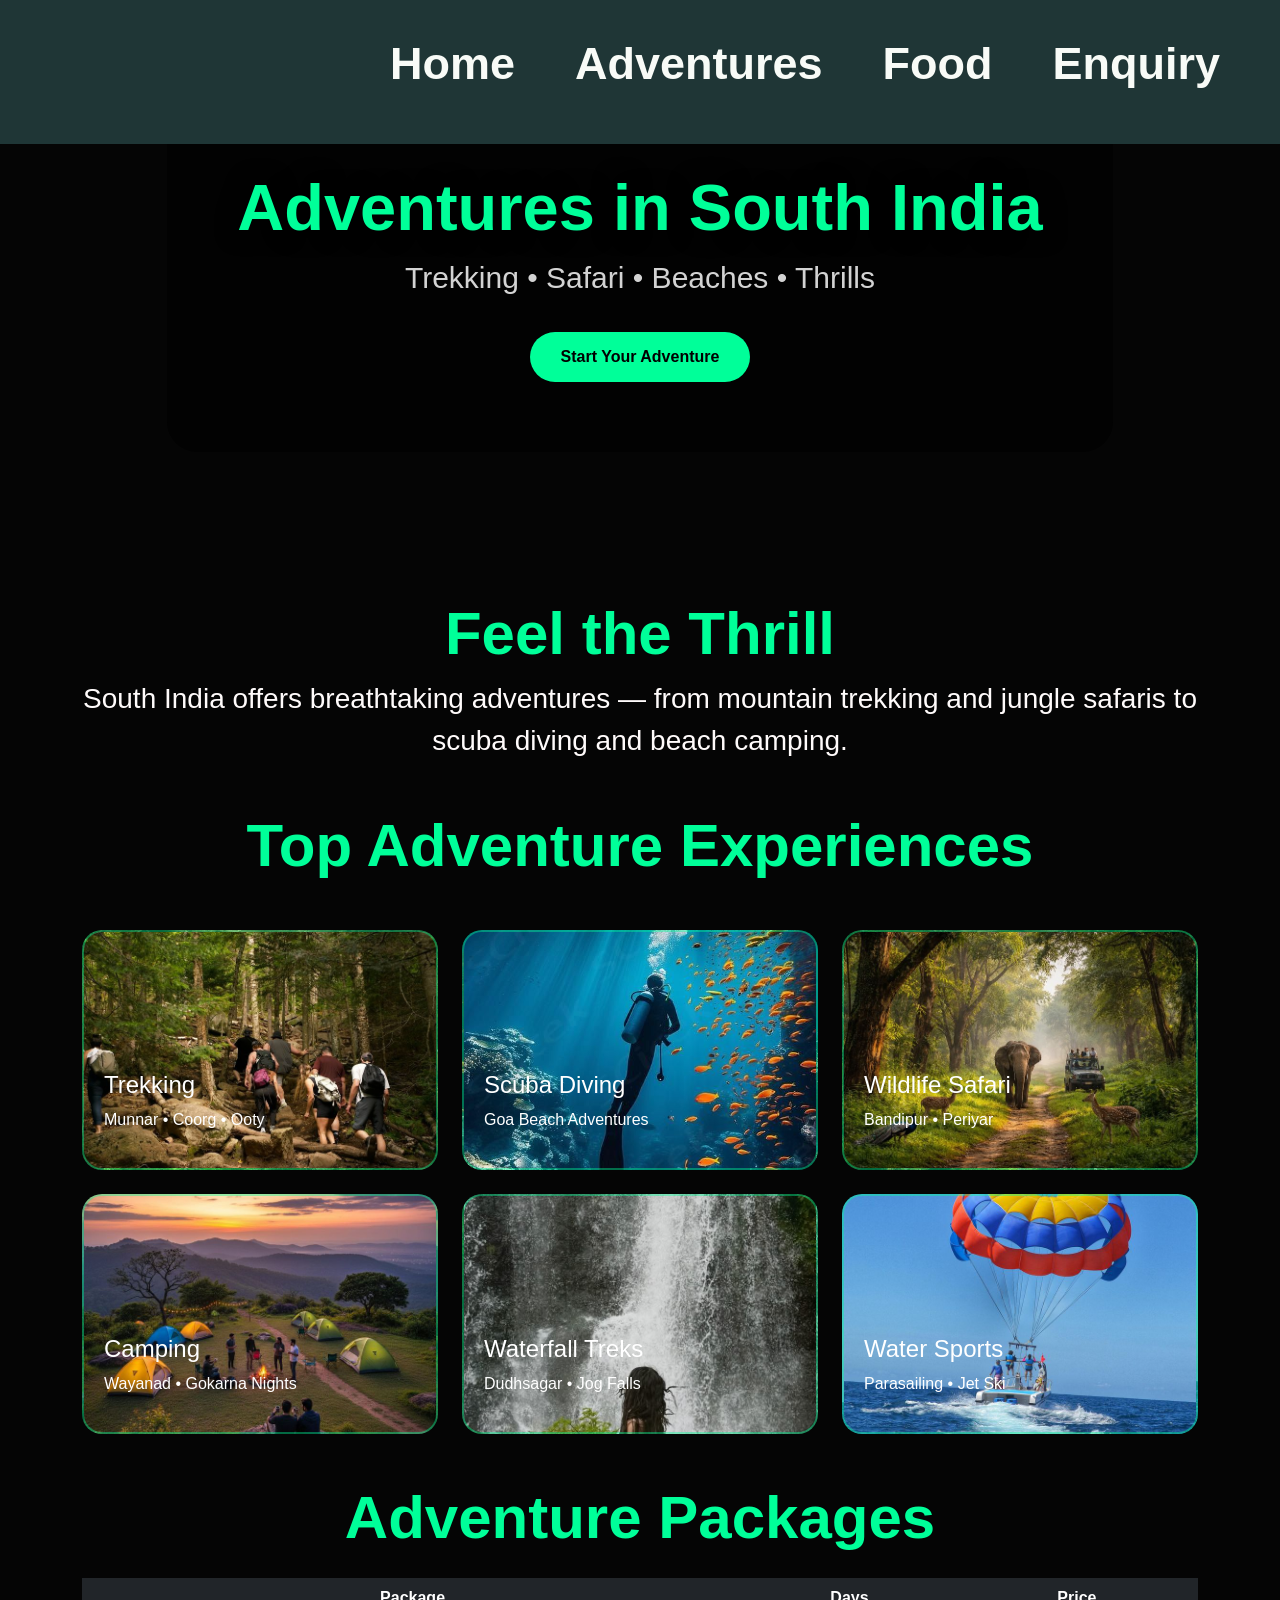
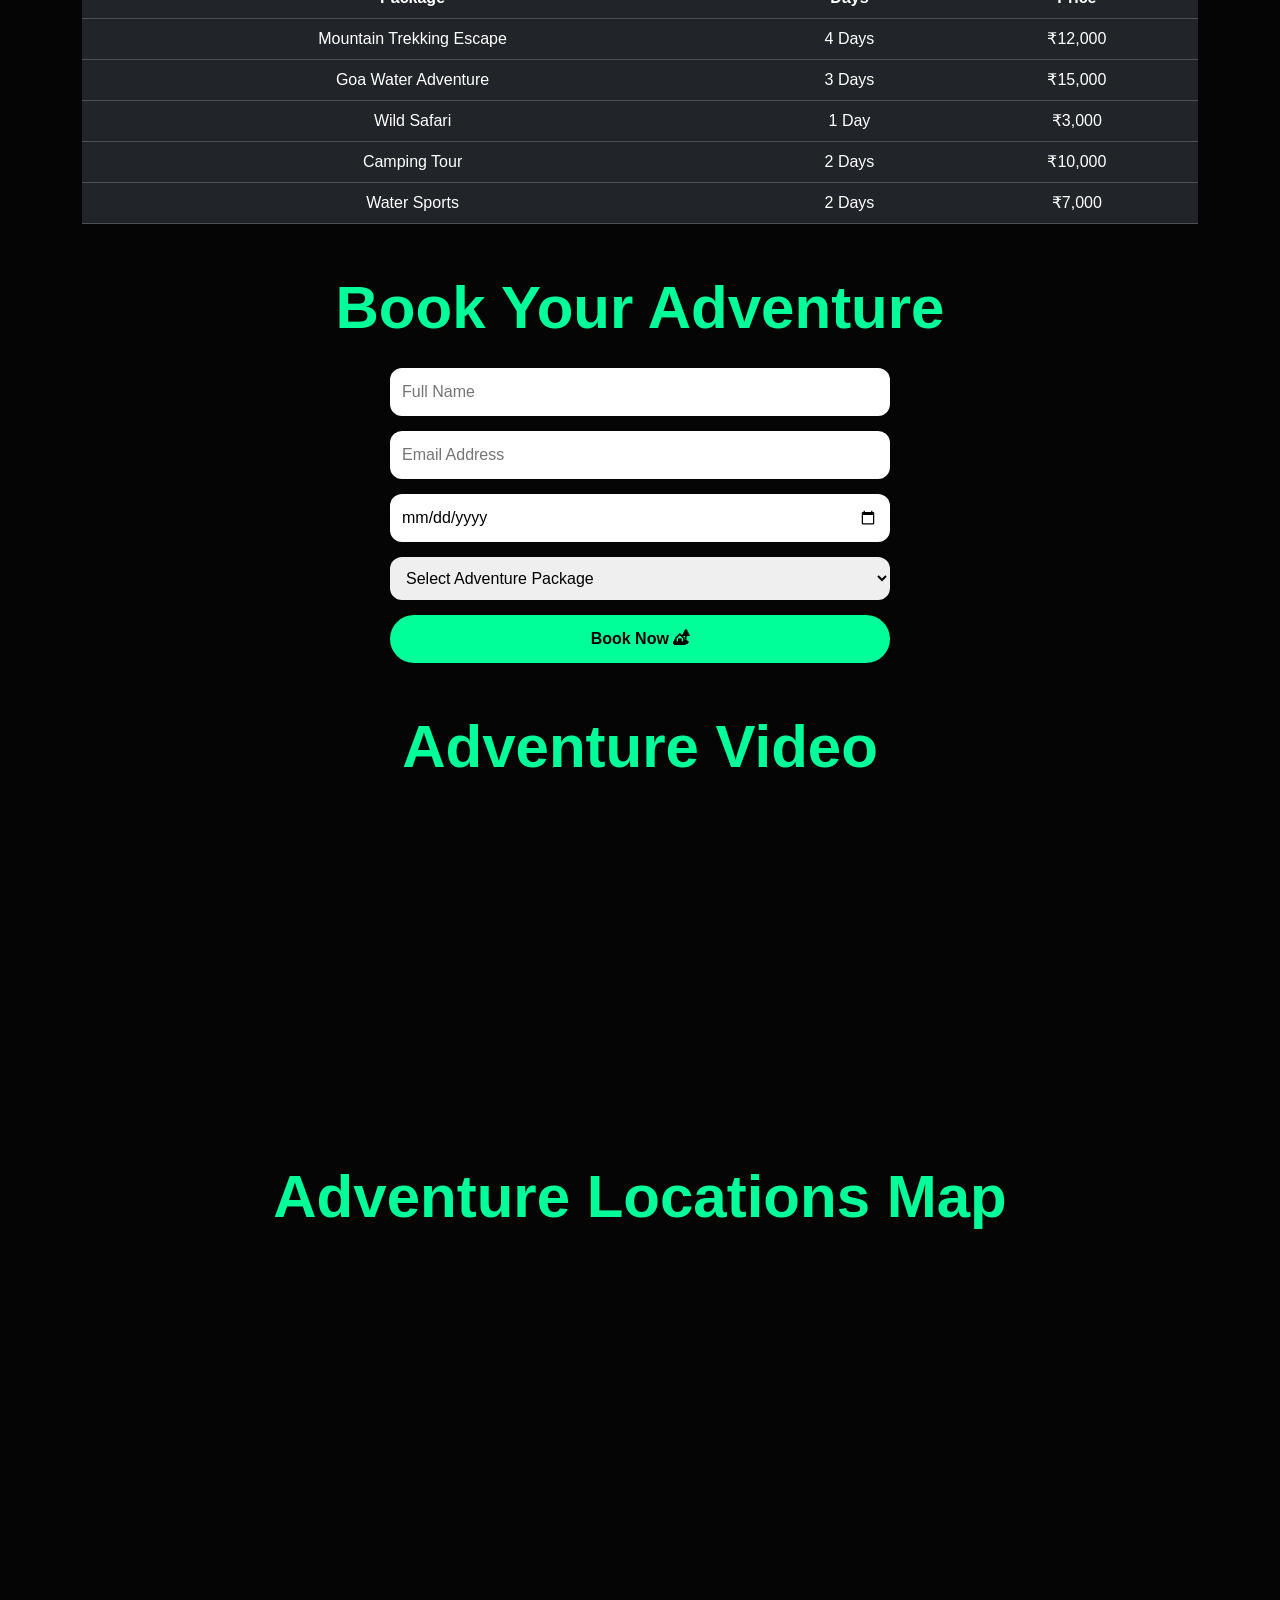
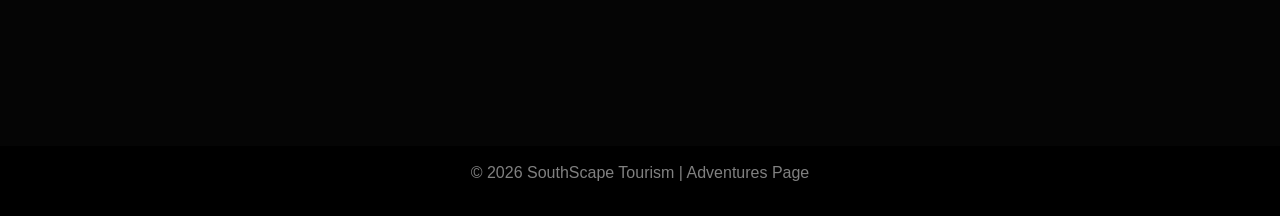
<file: adventures.html>
<!DOCTYPE html>
<html lang="en">
<head>
  <meta charset="UTF-8">
  <meta name="viewport" content="width=device-width, initial-scale=1.0">
  <title>Adventures - SouthScape</title>

  <link href="https://cdn.jsdelivr.net/npm/bootstrap@5.3.0/dist/css/bootstrap.min.css" rel="stylesheet">

  <link rel="stylesheet" href="adventures.css">
<link rel="icon" href="favicon.ico" type="image/x-icon">
<link rel="shortcut icon" href="favicon.ico" type="image/x-icon">
</head>
<body>
 <nav class="navbar">
        <ul class="nav-links">
      <li><a href="index.html">Home</a></li>
      <li><a href="adventures.html">Adventures</a></li>
      <li><a href="food.html">Food</a></li>
      <li><a href="enquiry.html">Enquiry</a></li>
    </ul>
    </nav>
  <header class="adv-hero">
    <div class="adv-overlay text-center">
      <h1>Adventures in South India</h1>
      <p>Trekking • Safari • Beaches • Thrills</p>
      <a href="#booking" class="btn adv-btn mt-3">Start Your Adventure</a>
    </div>
  </header>

  <section class="container text-center my-5">
    <h2 class="adv-title">Feel the Thrill</h2>
    <p class="adv-subtitle">
      South India offers breathtaking adventures — from mountain trekking and
      jungle safaris to scuba diving and beach camping.
    </p>
  </section>

  <section class="container my-5">
    <h2 class="adv-title text-center">Top Adventure Experiences</h2>

    <div class="row g-4 mt-4">

      <div class="col-md-4">
        <div class="adv-card trek">
          <h4>Trekking</h4>
          <p>Munnar • Coorg • Ooty</p>
        </div>
      </div>

      <div class="col-md-4">
        <div class="adv-card diving">
          <h4>Scuba Diving</h4>
          <p>Goa Beach Adventures</p>
        </div>
      </div>

      <div class="col-md-4">
        <div class="adv-card safari">
          <h4>Wildlife Safari</h4>
          <p>Bandipur • Periyar</p>
        </div>
      </div>

      <div class="col-md-4">
        <div class="adv-card camping">
          <h4>Camping</h4>
          <p>Wayanad • Gokarna Nights</p>
        </div>
      </div>

      <div class="col-md-4">
        <div class="adv-card waterfalls">
          <h4>Waterfall Treks</h4>
          <p>Dudhsagar • Jog Falls</p>
        </div>
      </div>

      <div class="col-md-4">
        <div class="adv-card watersports">
          <h4>Water Sports</h4>
          <p>Parasailing • Jet Ski</p>
        </div>
      </div>

    </div>
  </section>

  <section class="container my-5">
    <h2 class="adv-title text-center">Adventure Packages</h2>

    <table class="table table-dark table-hover text-center mt-4">
      <thead>
        <tr>
          <th>Package</th>
          <th>Days</th>
          <th>Price</th>
        </tr>
      </thead>
      <tbody>
        <tr>
          <td>Mountain Trekking Escape</td>
          <td>4 Days</td>
          <td>₹12,000</td>
        </tr>
        <tr>
          <td>Goa Water Adventure</td>
          <td>3 Days</td>
          <td>₹15,000</td>
        </tr>
        <tr>
          <td>Wild Safari </td>
          <td>1 Day</td>
          <td>₹3,000</td>
        </tr>
        <tr>
          <td> Camping Tour</td>
          <td>2 Days</td>
          <td>₹10,000</td>
        </tr>
        <tr>
          <td>Water Sports</td>
          <td>2 Days</td>
          <td>₹7,000</td>
        </tr>
      </tbody>
    </table>
  </section>


  <section id="booking" class="container my-5">
    <h2 class="adv-title text-center">Book Your Adventure</h2>

    <form class="adv-form mt-4"  onsubmit="saveBooking(event)" >
      <input type="text" id="name" placeholder="Full Name" required>
      <input type="email" id="email" placeholder="Email Address" required>
      <input type="date" id="date" required>

      <select id="package" required>
        <option value="">Select Adventure Package</option>
        <option>Mountain Trekking Escape</option>
        <option>Goa Water Adventure</option>
        <option>Wild Safari + Camping Tour</option>
      </select>

      <button type="submit">Book Now 🏕</button>
    </form>
  </section>
  <section class="container text-center my-5">
    <h2 class="adv-title">Adventure Video</h2>

    <iframe width="560" height="315" src="https://www.youtube.com/embed/G5ldNX_OBeM?si=W0XiguUiDV0yY-JQ" title="YouTube video player" frameborder="0" allow="accelerometer; autoplay; clipboard-write; encrypted-media; gyroscope; picture-in-picture; web-share" referrerpolicy="strict-origin-when-cross-origin" allowfullscreen></iframe>
  </section>

  <section class="container text-center my-5">
    <h2 class="adv-title">Adventure Locations Map</h2>

    <iframe src="https://www.google.com/maps/embed?pb=!1m16!1m12!1m3!1d3283519.7067606673!2d72.7353610643065!3d12.582346789133386!2m3!1f0!2f0!3f0!3m2!1i1024!2i768!4f13.1!2m1!1sadventures%20in%20south%20india%20and%20goa%20map!5e0!3m2!1sen!2sin!4v1771684965312!5m2!1sen!2sin" width="600" height="450" style="border:0;" allowfullscreen="" loading="lazy" referrerpolicy="no-referrer-when-downgrade"></iframe>
  </section>
  <footer class="adv-footer">
    <p>© 2026 SouthScape Tourism | Adventures Page</p>
  </footer>
<script>

function saveBooking(event)
{
event.preventDefault();

var name = document.getElementById("name").value;
var email = document.getElementById("email").value;
var date = document.getElementById("date").value;
var pack = document.getElementById("package").value;

if(name == "")
{
alert("Please enter your name");
return;
}

if(email.indexOf("@") == -1 || email.indexOf(".") == -1)
{
alert("Please enter a valid email address");
return;
}

if(date == "")
{
alert("Please select a date");
return;
}

if(pack == "")
{
alert("Please select an adventure package");
return;
}

localStorage.setItem("bookingName", name);
localStorage.setItem("bookingEmail", email);
localStorage.setItem("bookingDate", date);
localStorage.setItem("bookingPackage", pack);

alert("Booking Successful!");

}

</script>
  <script src="https://cdn.jsdelivr.net/npm/bootstrap@5.3.0/dist/js/bootstrap.bundle.min.js"></script>

</body>
</html>
</file>
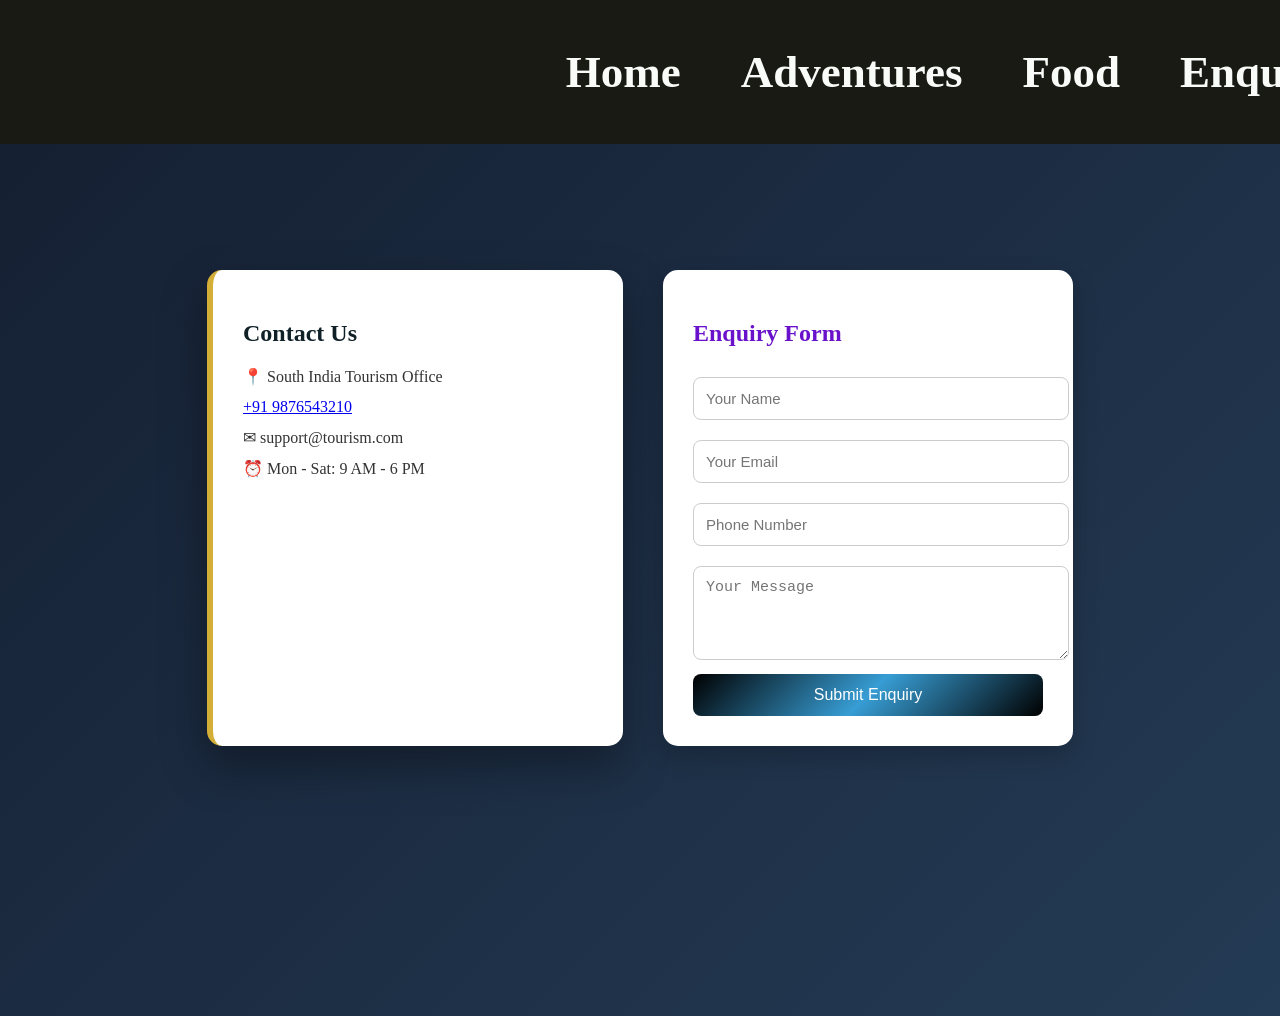
<file: enquiry.html>
<!DOCTYPE html>
<html lang="en">
<head>
<meta charset="UTF-8">
<title>Enquiry - Tourism Website</title>

<!-- Connect CSS -->
<link rel="stylesheet" href="enquiry.css">

<link rel="icon" href="favicon.ico" type="image/x-icon">
<link rel="shortcut icon" href="favicon.ico" type="image/x-icon">
</head>

<body>
<nav class="navbar">
        <ul class="nav-links">
      <li><a href="index.html">Home</a></li>
      <li><a href="adventures.html">Adventures</a></li>
      <li><a href="food.html">Food</a></li>
      <li><a href="enquiry.html">Enquiry</a></li>
    </ul>
    </nav>
    <header>
        <div class="container">

<!-- Contact Section -->
<div class="contact-box">
<h2>Contact Us</h2>

<p>📍 South India Tourism Office</p>
<a href="phone.html " >
            +91 9876543210
</a>
<p>✉ support@tourism.com</p>
<p>⏰ Mon - Sat: 9 AM - 6 PM</p>

</div>

<!-- Enquiry Section -->
<div class="enquiry-box">
<h2>Enquiry Form</h2>

<form id="enquiryForm">
    <!-- Name Field -->
    <input type="text" id="name" placeholder="Your Name" required>
    <div id="nameError" class="error"></div>

    <!-- Email Field -->
    <input type="email" id="email" placeholder="Your Email" required>
    <div id="emailError" class="error"></div>

    <!-- Phone Number Field -->
    <input type="tel" id="phone" placeholder="Phone Number" required>
    <div id="phoneError" class="error"></div>

    <!-- Message Field -->
    <textarea rows="4" id="message" placeholder="Your Message" required></textarea>
    <div id="messageError" class="error"></div>

    <!-- Submit Button -->
    <button type="submit">Submit Enquiry</button>
</form>
    </header>
  

  
 <script src="enquiry.js"></script>   
</body>

</html>
</file>
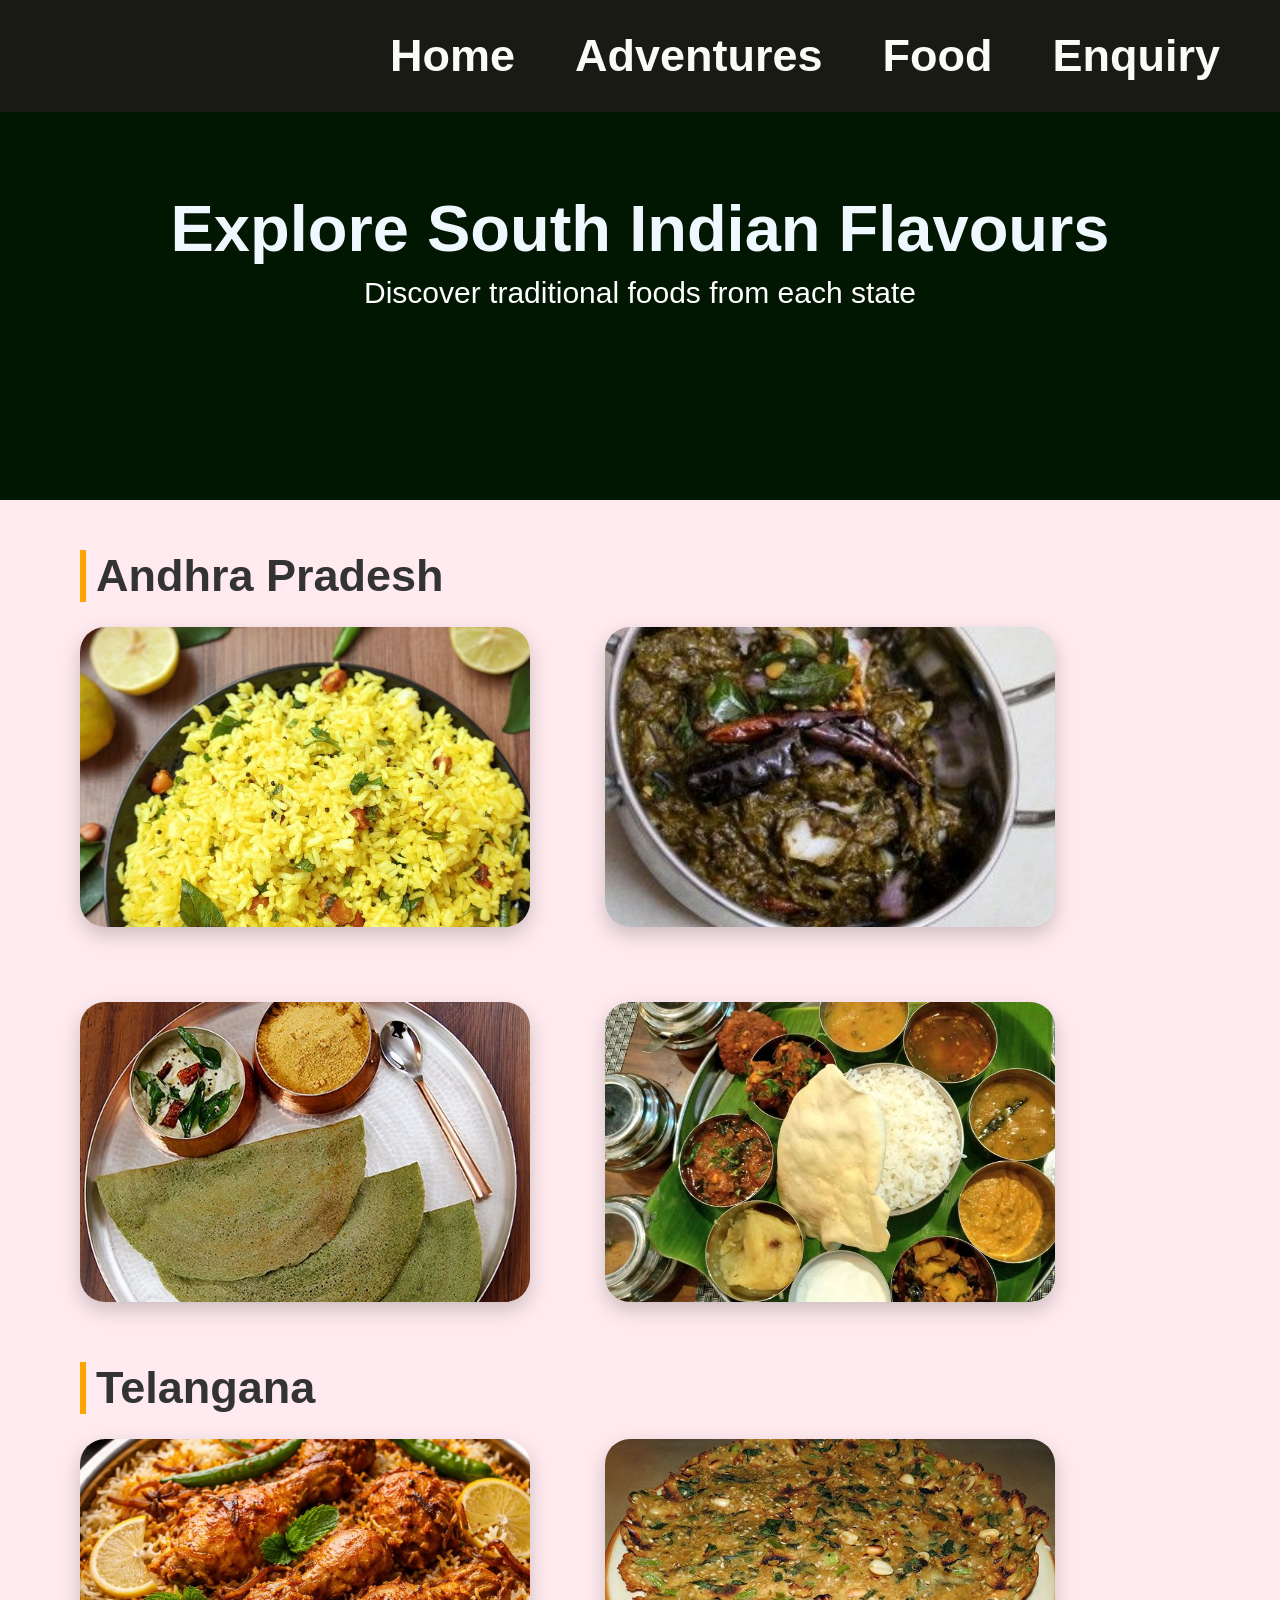
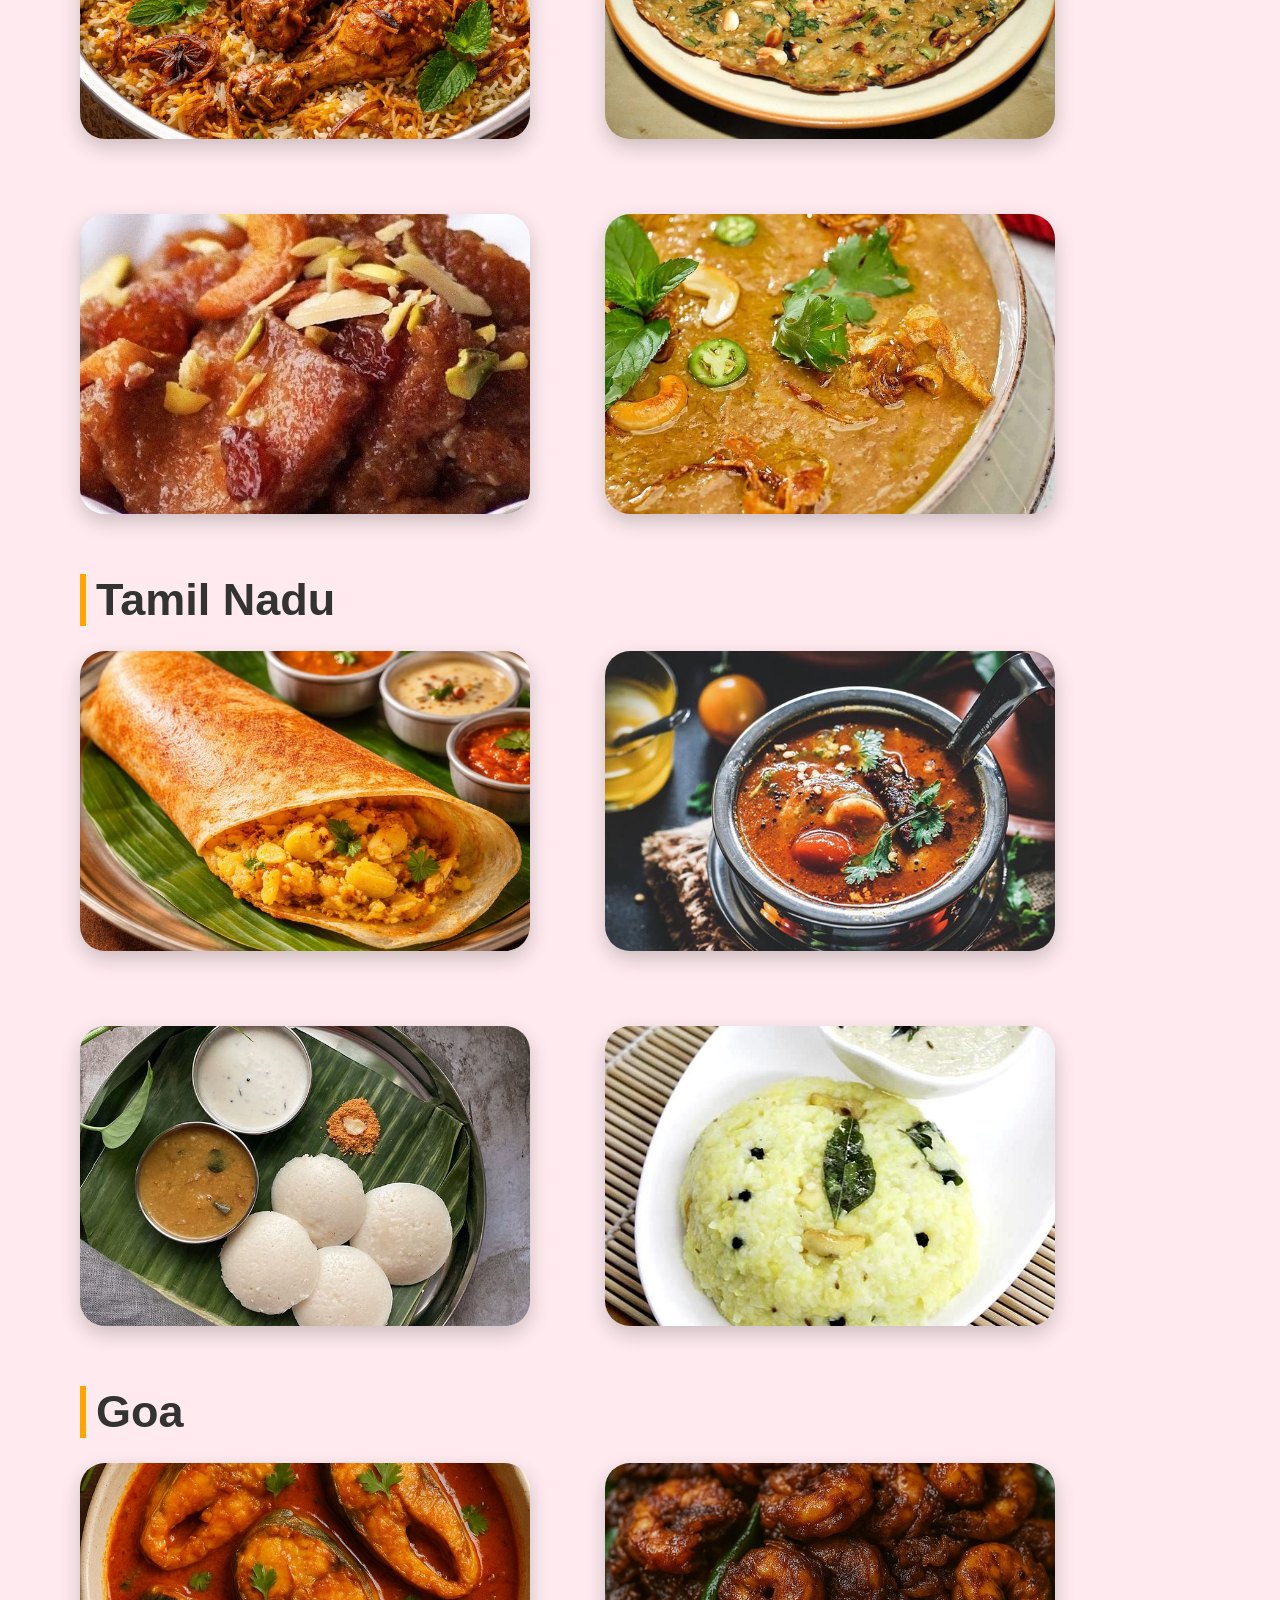
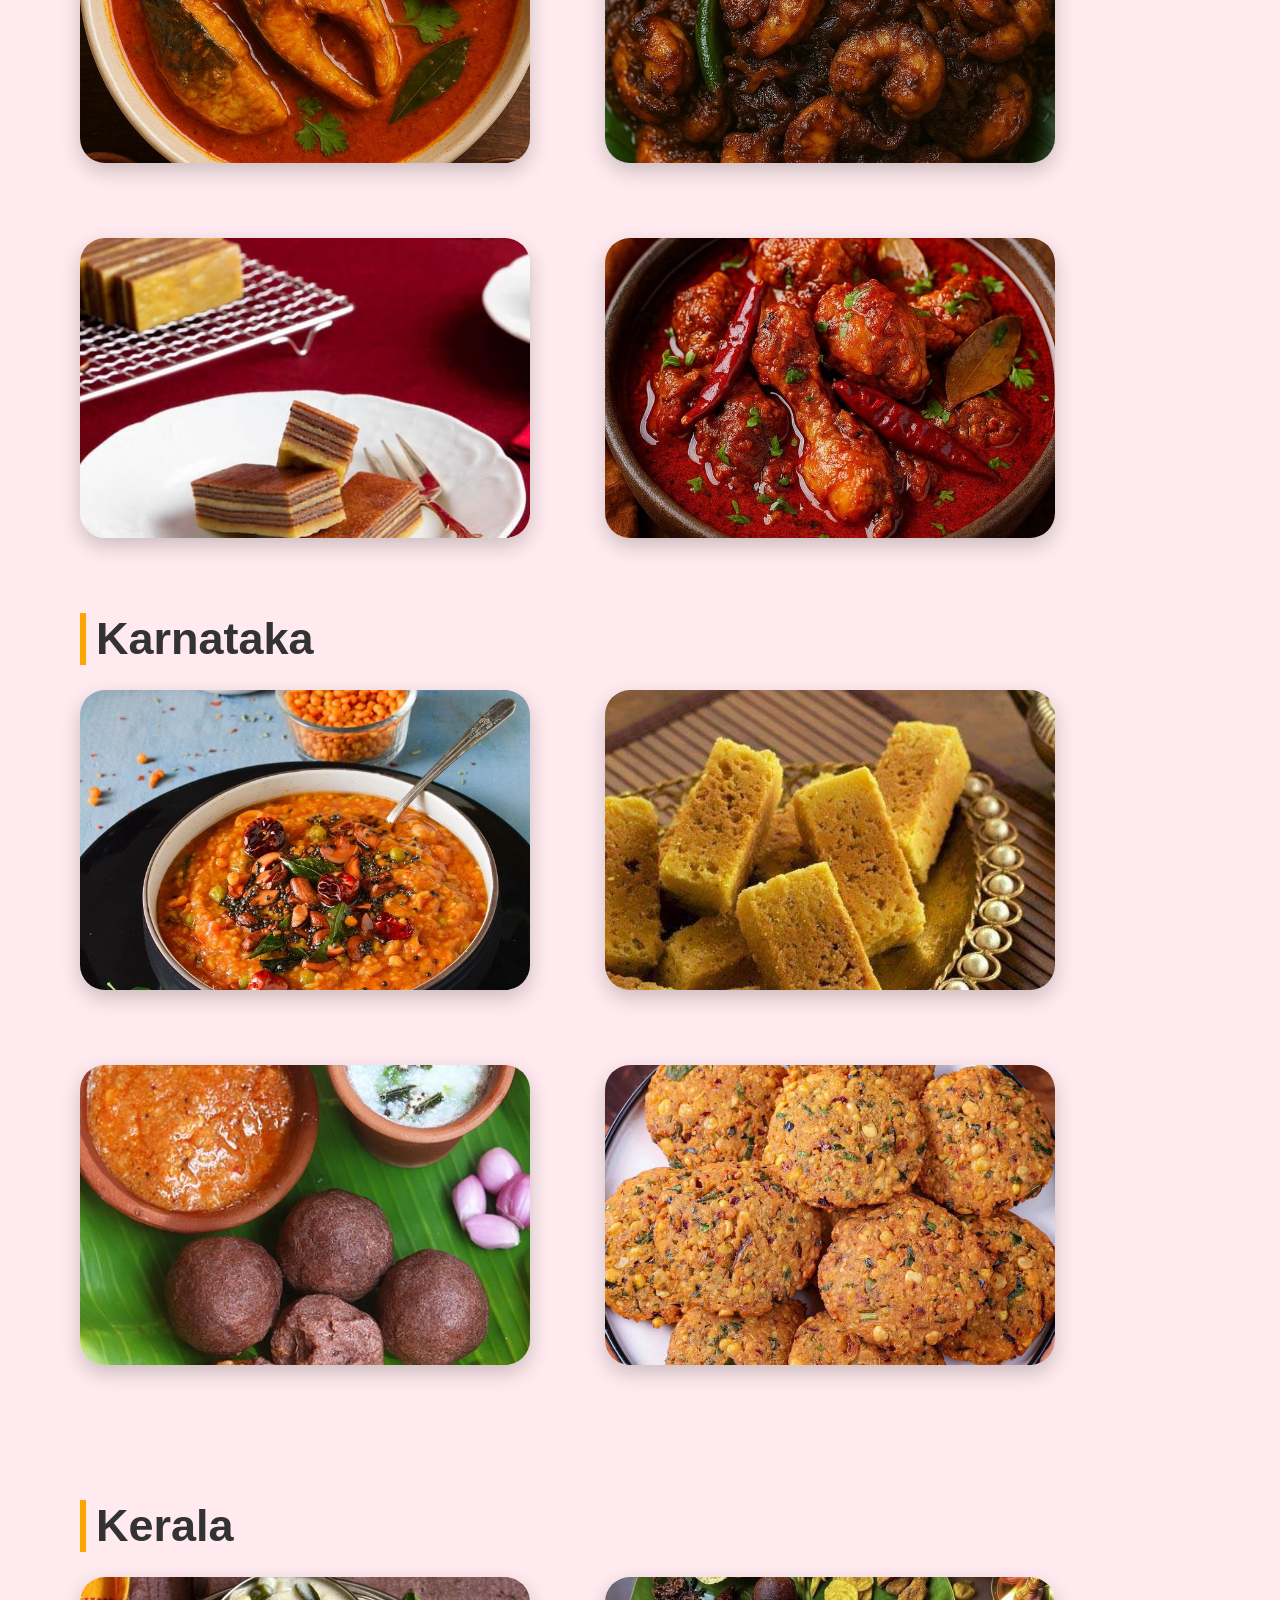
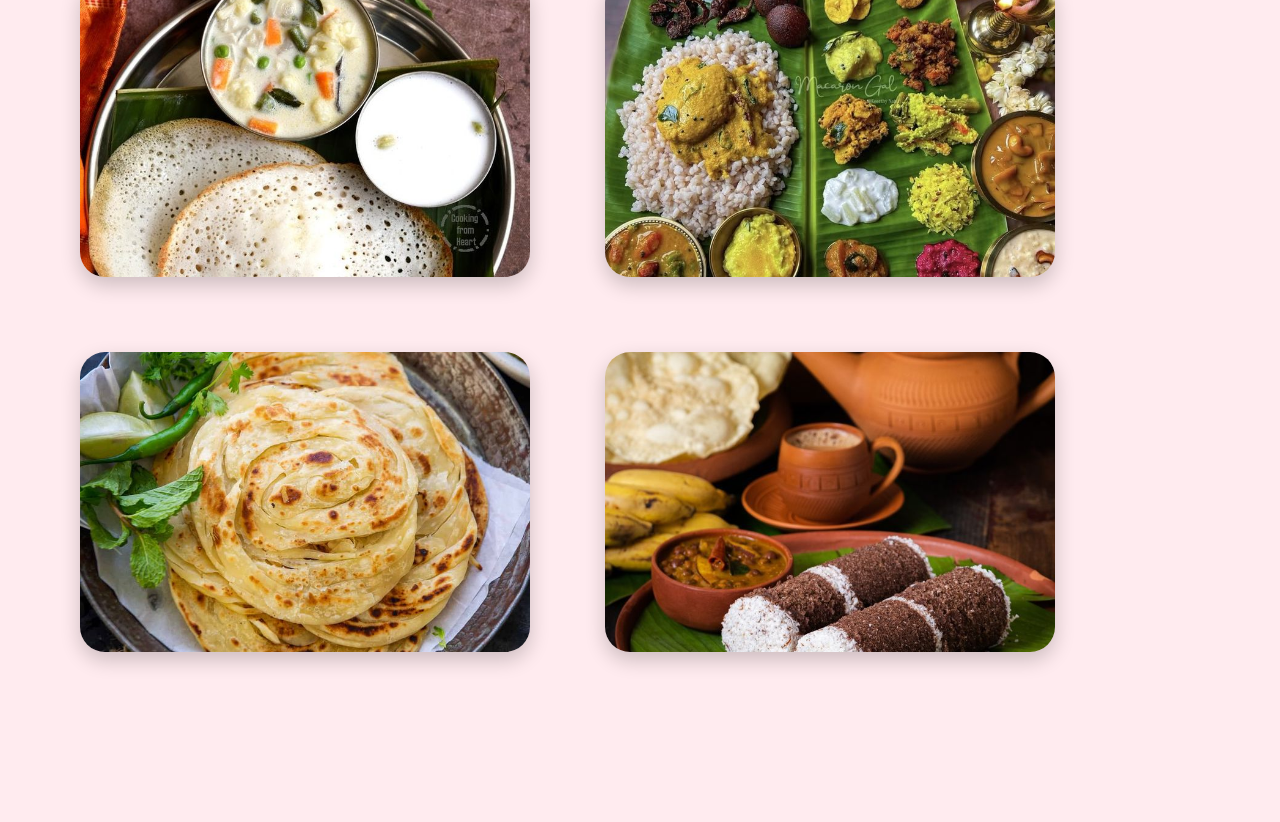
<file: food.html>
<!DOCTYPE html>
<html lang="en">
<head>
<meta charset="UTF-8">
<title>South India Tourism Food</title>
<link rel="stylesheet" href="food.css">
<link rel="icon" href="favicon.ico" type="image/x-icon">
<link rel="shortcut icon" href="favicon.ico" type="image/x-icon">
</head>

<body>
<nav class="navbar">
        <ul class="nav-links">
      <li><a href="index.html">Home</a></li>
      <li><a href="adventures.html">Adventures</a></li>
      <li><a href="food.html">Food</a></li>
      <li><a href="enquiry.html">Enquiry</a></li>
    </ul>
    </nav>
<header class="hero">
  <h1>Explore South Indian Flavours</h1>
  <p>Discover traditional foods from each state</p>
</header>

<section class="container">

<div class="state">
<h2>Andhra Pradesh</h2>

<div class="state-foods">
<div class="food-card">
<img src="pulihora.jpg">
<div class="overlay">
<h3>Pulihora</h3>
<p>Tangy tamarind rice with peanuts.</p>
</div>
</div>

<div class="food-card">
<img src="Gongura Pickle.jpg">
<div class="overlay">
<h3>Gongura Pachadi</h3>
<p>Famous spicy leaf chutney.</p>
</div>
</div>

<div class="food-card">
<img src="Pesarattu Dosa.jpg">
<div class="overlay">
<h3>Pesarattu</h3>
<p>Green gram dosa.</p>
</div>
</div>

<div class="food-card">
<img src="andhra meals.jpg">
<div class="overlay">
<h3>Andhra Meals</h3>
<p>Traditional spicy meals.</p>
</div>
</div>
</div>
</div>

<div class="state">
<h2>Telangana</h2>

<div class="state-foods">
<div class="food-card">
<img src="Hyderabadi Chicken Biryani.jpg">
<div class="overlay">
<h3>Hyderabadi Biryani</h3>
<p>Aromatic dum cooked rice.</p>
</div>
</div>

<div class="food-card">
<img src="Sarva Pindi.jpg">
<div class="overlay">
<h3>Sarva Pindi</h3>
<p>Traditional rice flour snack.</p>
</div>
</div>

<div class="food-card">
<img src="Double ka Meetha😋.jpg">
<div class="overlay">
<h3>Double Ka Meetha</h3>
<p>Hyderabadi bread dessert with dry fruits.</p>
</div>
</div>

<div class="food-card">
<img src="Haleem.jpg">
<div class="overlay">
<h3>Haleem</h3>
<p>Slow cooked wheat & meat.</p>
</div>
</div>
</div>
</div>

<!-- TAMIL NADU -->
<div class="state">
<h2>Tamil Nadu</h2>

<div class="state-foods">
<div class="food-card">
<img src="Dosa.jpg">
<div class="overlay">
<h3>Dosa</h3>
<p>Crispy rice crepe.</p>
</div>
</div>

<div class="food-card">
<img src="Tomato Rasam — Cupcakeree.jpg">
<div class="overlay">
<h3>Rasam</h3>
<p>Spicy and tangy soup made with tamarind, pepper, and spices.</p>
</div>
</div>

<div class="food-card">
<img src="Idli.jpg">
<div class="overlay">
<h3>Idli</h3>
<p>Soft steamed rice cakes.</p>
</div>
</div>

<div class="food-card">
<img src="Pongal.jpg">
<div class="overlay">
<h3>Pongal</h3>
<p>Comfort rice dish.</p>
</div>
</div>
</div>
</div>

<!-- GOA -->
<div class="state">
<h2>Goa</h2>

<div class="state-foods">
<div class="food-card">
<img src="fish curry.jpg">
<div class="overlay">
<h3>Goan Fish Curry</h3>
<p>Coconut based curry.</p>
</div>
</div>

<div class="food-card">
<img src="prawns.jpg">
<div class="overlay">
<h3>Prawn Balchao</h3>
<p>Spicy prawn dish.</p>
</div>
</div>

<div class="food-card">
<img src="Goan bebinca (Layered coconut cake) _ Recipe _ Kitchen Stories.jpg">
<div class="overlay">
<h3>Bebinca</h3>
<p>Traditional Goan layered dessert.</p>
</div>
</div>

<div class="food-card">
<img src="chicken curry.jpg">
<div class="overlay">
<h3>Chicken Vindaloo</h3>
<p>Hot tangy curry.</p>
</div>
</div>
<!-- KARNATAKA -->
<div class="state">
<h2>Karnataka</h2>

<div class="state-foods">
<div class="food-card">
<img src="Bisi Bele Bhath.jpg">
<div class="overlay">
<h3>Bisi Bele Bath</h3>
<p>Hot lentil rice with vegetables.</p>
</div>
</div>

<div class="food-card">
<img src="Mysore Pak.jpg">
<div class="overlay">
<h3>Mysore Pak</h3>
<p>Famous sweet made with ghee.</p>
</div>
</div>

<div class="food-card">
<img src="Ragi Mudde Recipe (Ragi Kali).jpg">
<div class="overlay">
<h3>Ragi Mudde</h3>
<p>Healthy finger millet balls.</p>
</div>
</div>

<div class="food-card">
<img src="Masala Vada Recipe _ Paruppu Masala Dal Vadai.jpg">
<div class="overlay">
<h3>Maddur Vada</h3>
<p>Crispy deep-fried snack made with rice flour, onions, and spices.</p>
</div>
</div>
</div>
</div>

<!-- KERALA -->
<div class="state">
<h2>Kerala</h2>

<div class="state-foods">
<div class="food-card">
<img src="Appam.jpg">
<div class="overlay">
<h3>Appam with Stew</h3>
<p>Rice pancake with coconut stew.</p>
</div>
</div>

<div class="food-card">
<img src="meals kerala.jpg">
<div class="overlay">
<h3>Kerala Sadya</h3>
<p>Traditional feast on banana leaf.</p>
</div>
</div>

<div class="food-card">
<img src="Kerala Parotta.jpg">
<div class="overlay">
<h3>Malabar Parotta</h3>
<p>Layered flatbread with curry.</p>
</div>
</div>

<div class="food-card">
<img src="pattu and Kadala curry.jpg">
<div class="overlay">
<h3>Puttu & Kadala Curry</h3>
<p>Steamed rice cake with chickpea curry.</p>
</div>
</div>
</div>
</div>

</section>

</body>
</html>
</file>
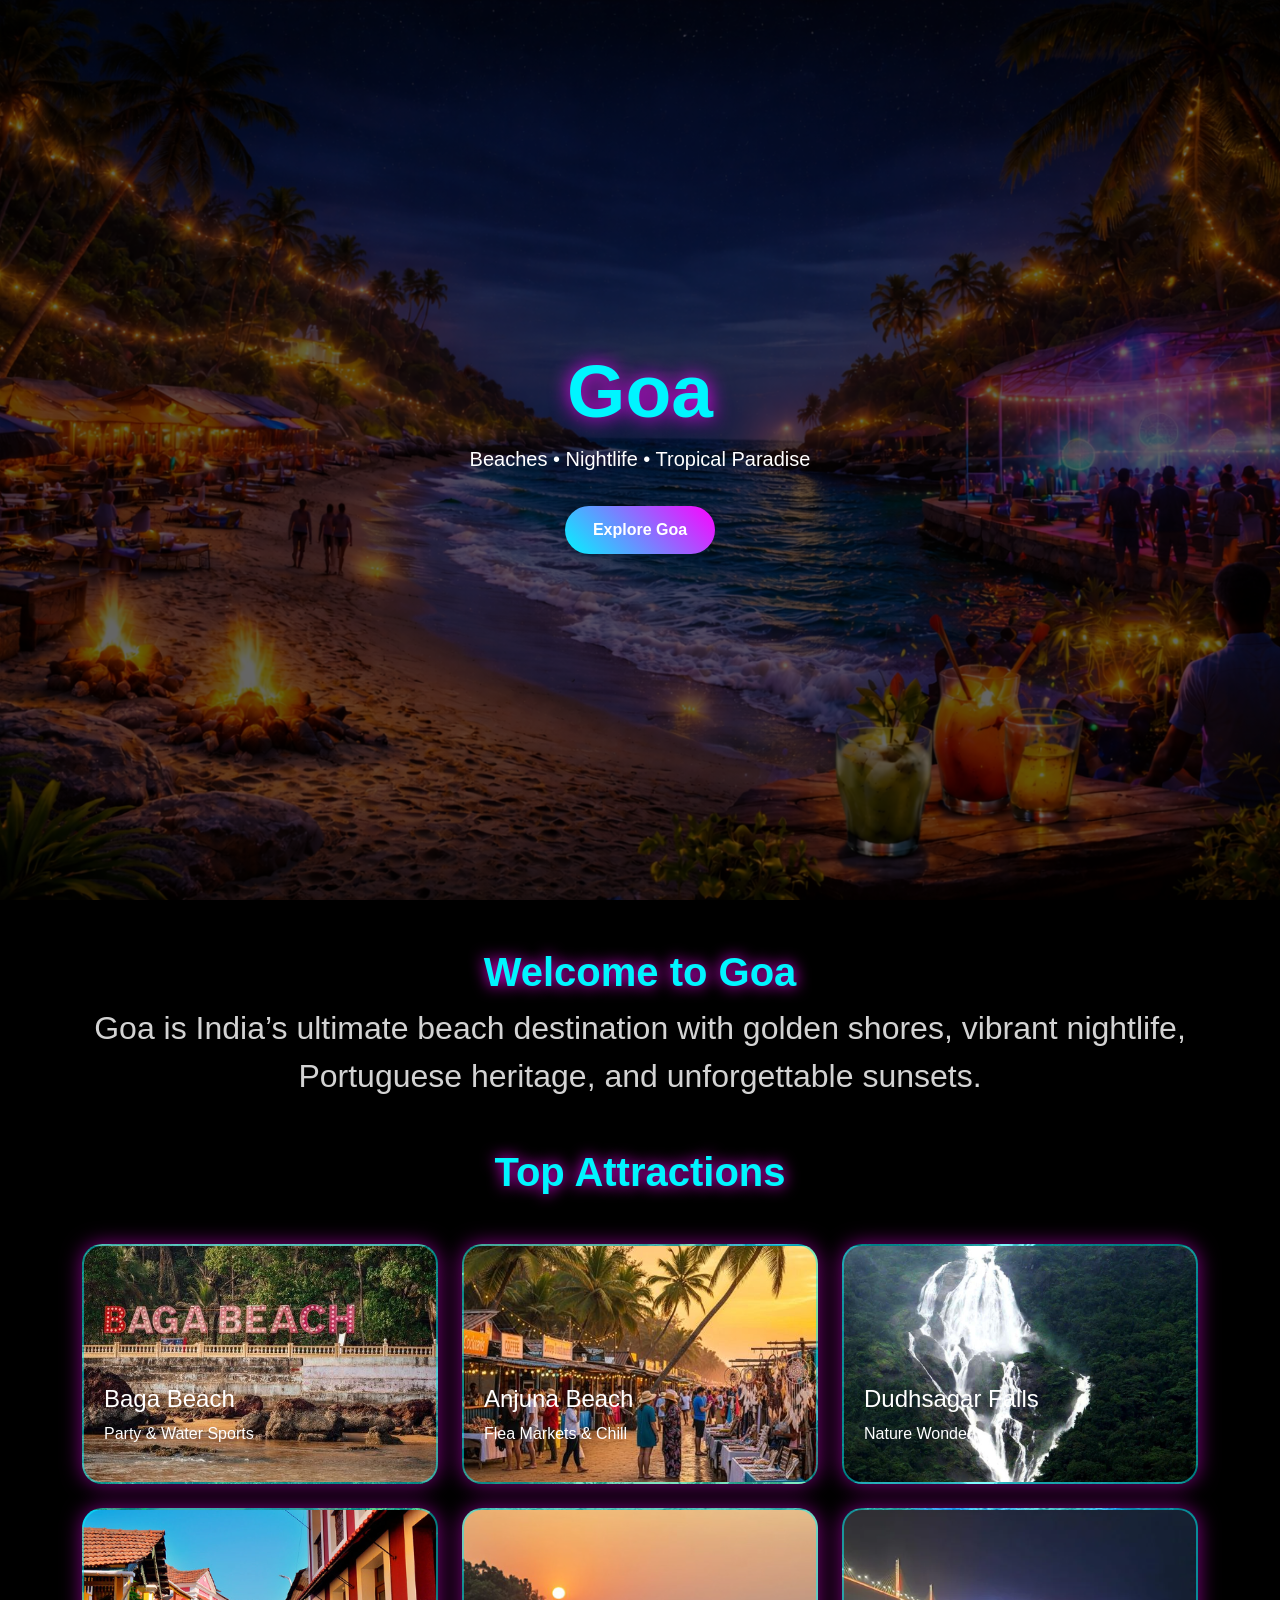
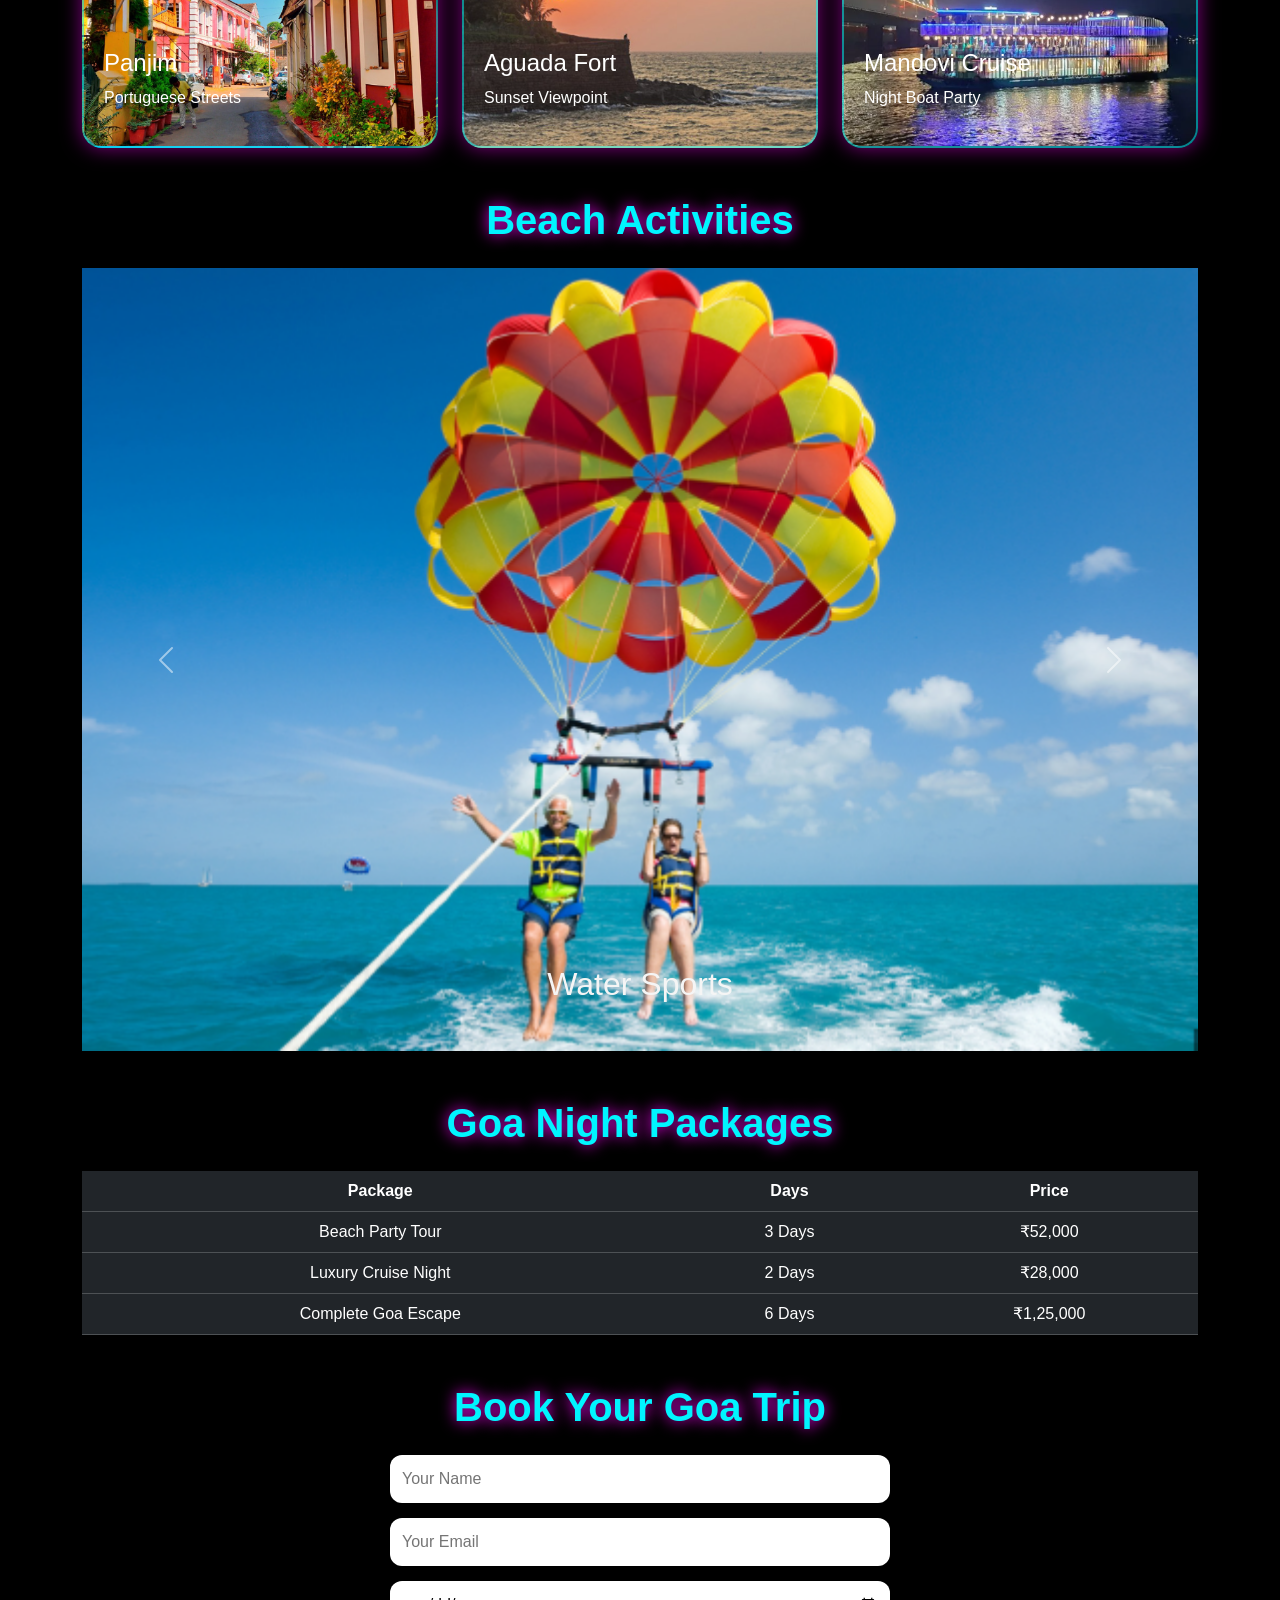
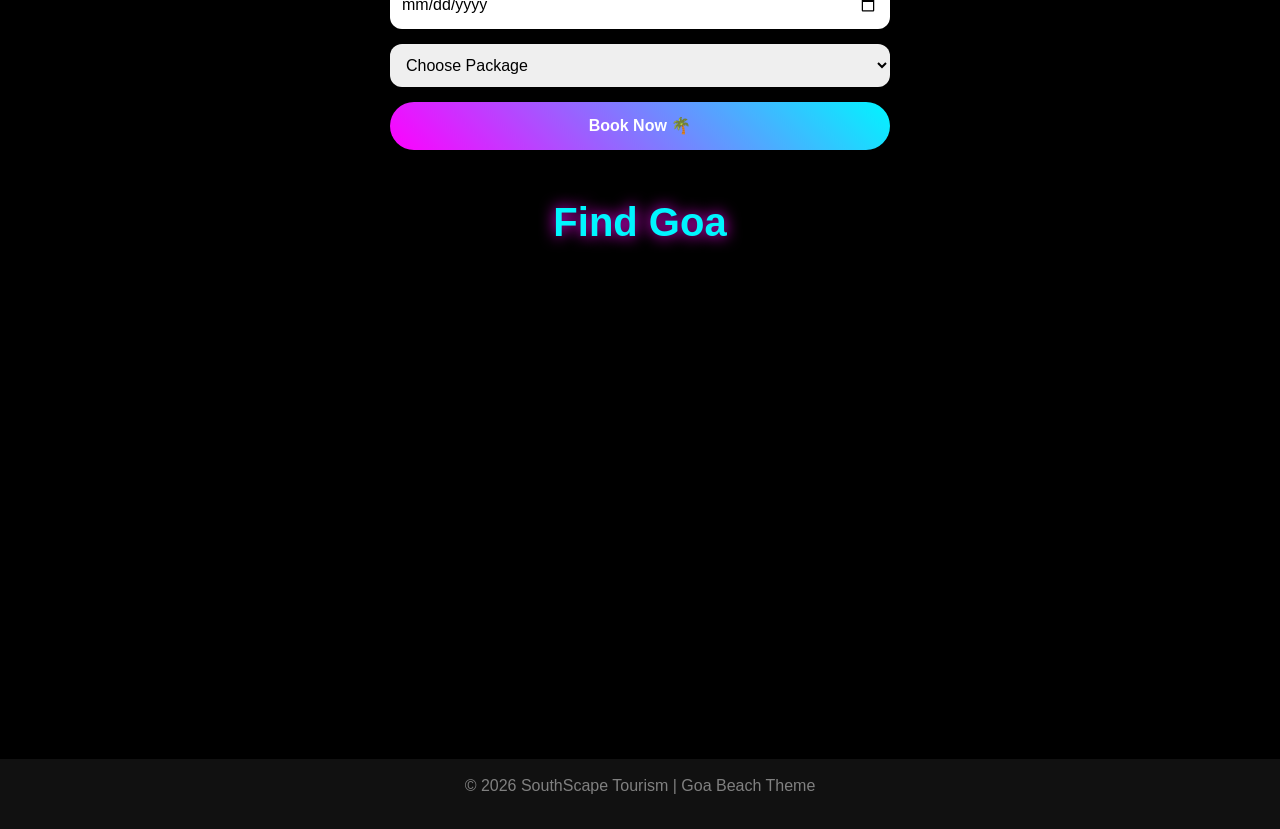
<file: goa.html>
<!DOCTYPE html>
<html lang="en">
<head>
  <meta charset="UTF-8">
  <meta name="viewport" content="width=device-width, initial-scale=1.0">
  <title>Goa </title>
  <link href="https://cdn.jsdelivr.net/npm/bootstrap@5.3.0/dist/css/bootstrap.min.css" rel="stylesheet">


  <link rel="stylesheet" href="goa.css">
<link rel="icon" href="favicon.ico" type="image/x-icon">
<link rel="shortcut icon" href="favicon.ico" type="image/x-icon">
</head>
<body>

  
  <header class="goa-hero">
    <div class="hero-content text-center">
      <h1>Goa</h1>
      <p>Beaches • Nightlife • Tropical Paradise</p>
      <a href="#activities" class="btn goa-btn mt-3">Explore Goa</a>
    </div>
  </header>


  
  <section class="container text-center my-5">
    <h2 class="goa-title">Welcome to Goa</h2>
    <p class="goa-subtitle ">
      Goa is India’s ultimate beach destination with golden shores,
      vibrant nightlife, Portuguese heritage, and unforgettable sunsets.
    </p>
  </section>

  <section class="container my-5">
    <h2 class="goa-title text-center">Top Attractions</h2>

    <div class="row g-4 mt-4">

      <div class="col-md-4">
        <div class="goa-card baga">
          <h4>Baga Beach</h4>
          <p>Party & Water Sports</p>
        </div>
      </div>

      <div class="col-md-4">
        <div class="goa-card anjuna">
          <h4>Anjuna Beach</h4>
          <p>Flea Markets & Chill</p>
        </div>
      </div>

      <div class="col-md-4">
        <div class="goa-card dudhsagar">
          <h4>Dudhsagar Falls</h4>
          <p>Nature Wonder</p>
        </div>
      </div>

      <div class="col-md-4">
        <div class="goa-card panjim">
          <h4>Panjim</h4>
          <p>Portuguese Streets</p>
        </div>
      </div>

      <div class="col-md-4">
        <div class="goa-card fort">
          <h4>Aguada Fort</h4>
          <p>Sunset Viewpoint</p>
        </div>
      </div>

      <div class="col-md-4">
        <div class="goa-card cruise">
          <h4>Mandovi Cruise</h4>
          <p>Night Boat Party</p>
        </div>
      </div>

    </div>
  </section>
  <section id="activities" class="container my-5">
    <h2 class="goa-title text-center">Beach Activities</h2>

    <div id="goaCarousel" class="carousel slide mt-4" data-bs-ride="carousel">
      <div class="carousel-inner">

        <div class="carousel-item active">
          <img src="goa sports.png" class="d-block w-100" alt="Water Sports">
          <div class="carousel-caption">
            <h5>Water Sports</h5>
          </div>
        </div>

        <div class="carousel-item">
          <img src="goa nytlyf.png" class="d-block w-100" alt="Nightlife">
          <div class="carousel-caption">
            <h5>Nightlife & Clubs</h5>
          </div>
        </div>

        <div class="carousel-item">
          <img src="sunsets goa.png" class="d-block w-100" alt="Sunset">
          <div class="carousel-caption">
            <h5>Golden Sunsets</h5>
          </div>
        </div>

      </div>

      <button class="carousel-control-prev" type="button" data-bs-target="#goaCarousel" data-bs-slide="prev">
        <span class="carousel-control-prev-icon"></span>
      </button>

      <button class="carousel-control-next" type="button" data-bs-target="#goaCarousel" data-bs-slide="next">
        <span class="carousel-control-next-icon"></span>
      </button>
    </div>
  </section>
  <section class="container my-5">
    <h2 class="goa-title text-center">Goa Night Packages</h2>

    <table class="table table-dark table-hover text-center mt-4">
      <thead>
        <tr>
          <th>Package</th>
          <th>Days</th>
          <th>Price</th>
        </tr>
      </thead>
      <tbody>
        <tr>
          <td>Beach Party Tour</td>
          <td>3 Days</td>
          <td>₹52,000</td>
        </tr>
        <tr>
          <td>Luxury Cruise Night</td>
          <td>2 Days</td>
          <td>₹28,000</td>
        </tr>
        <tr>
          <td>Complete Goa Escape</td>
          <td>6 Days</td>
          <td>₹1,25,000</td>
        </tr>
      </tbody>
    </table>
  </section>
  <section class="container my-5">
    <h2 class="goa-title text-center">Book Your Goa Trip</h2>

    <form class="goa-form mt-4">
      <input type="text" placeholder="Your Name" required>
      <input type="email" placeholder="Your Email" required>
      <input type="date" required>

      <select required>
        <option value="">Choose Package</option>
        <option>Beach Party Tour</option>
        <option>Luxury Cruise Night</option>
        <option>Complete Goa Escape</option>
      </select>

      <button type="submit">Book Now 🌴</button>
    </form>
  </section>
  <section class="container text-center my-5">
    <h2 class="goa-title">Find Goa</h2>

    <iframe src="https://www.google.com/maps/embed?pb=!1m16!1m12!1m3!1d984972.087996869!2d73.34692851108754!3d15.34682226573419!2m3!1f0!2f0!3f0!3m2!1i1024!2i768!4f13.1!2m1!1sgoa%20tourist%20places!5e0!3m2!1sen!2sin!4v1771669374249!5m2!1sen!2sin" width="600" height="450" style="border:0;" allowfullscreen="" loading="lazy" referrerpolicy="no-referrer-when-downgrade"></iframe>
  </section>

  <footer class="goa-footer">
    <p>© 2026 SouthScape Tourism | Goa Beach Theme</p>
  </footer>
  <script>
document.querySelector(".goa-form").addEventListener("submit", function(e){
  e.preventDefault();

  let name = this.querySelector('input[type="text"]').value;
  let email = this.querySelector('input[type="email"]').value;
  let date = this.querySelector('input[type="date"]').value;
  let pkg = this.querySelector("select").value;

  // validation
  if(name.length < 3){
    alert("Name must contain at least 3 letters");
    return;
  }

  if(!email.includes("@gmail.com")){
    alert("Email must contain @gmail.com");
    return;
  }

  if(pkg === ""){
    alert("Please select a package");
    return;
  }

  let booking = {
    name: name,
    email: email,
    date: date,
    package: pkg,
    state: "Goa"
  };

  let bookings = JSON.parse(localStorage.getItem("goaBookings")) || [];

  bookings.push(booking);

  localStorage.setItem("goaBookings", JSON.stringify(bookings));

  alert("Goa trip booked successfully!");

  this.reset();
});
</script>
  <script src="https://cdn.jsdelivr.net/npm/bootstrap@5.3.0/dist/js/bootstrap.bundle.min.js"></script>

</body>
</html>
</file>
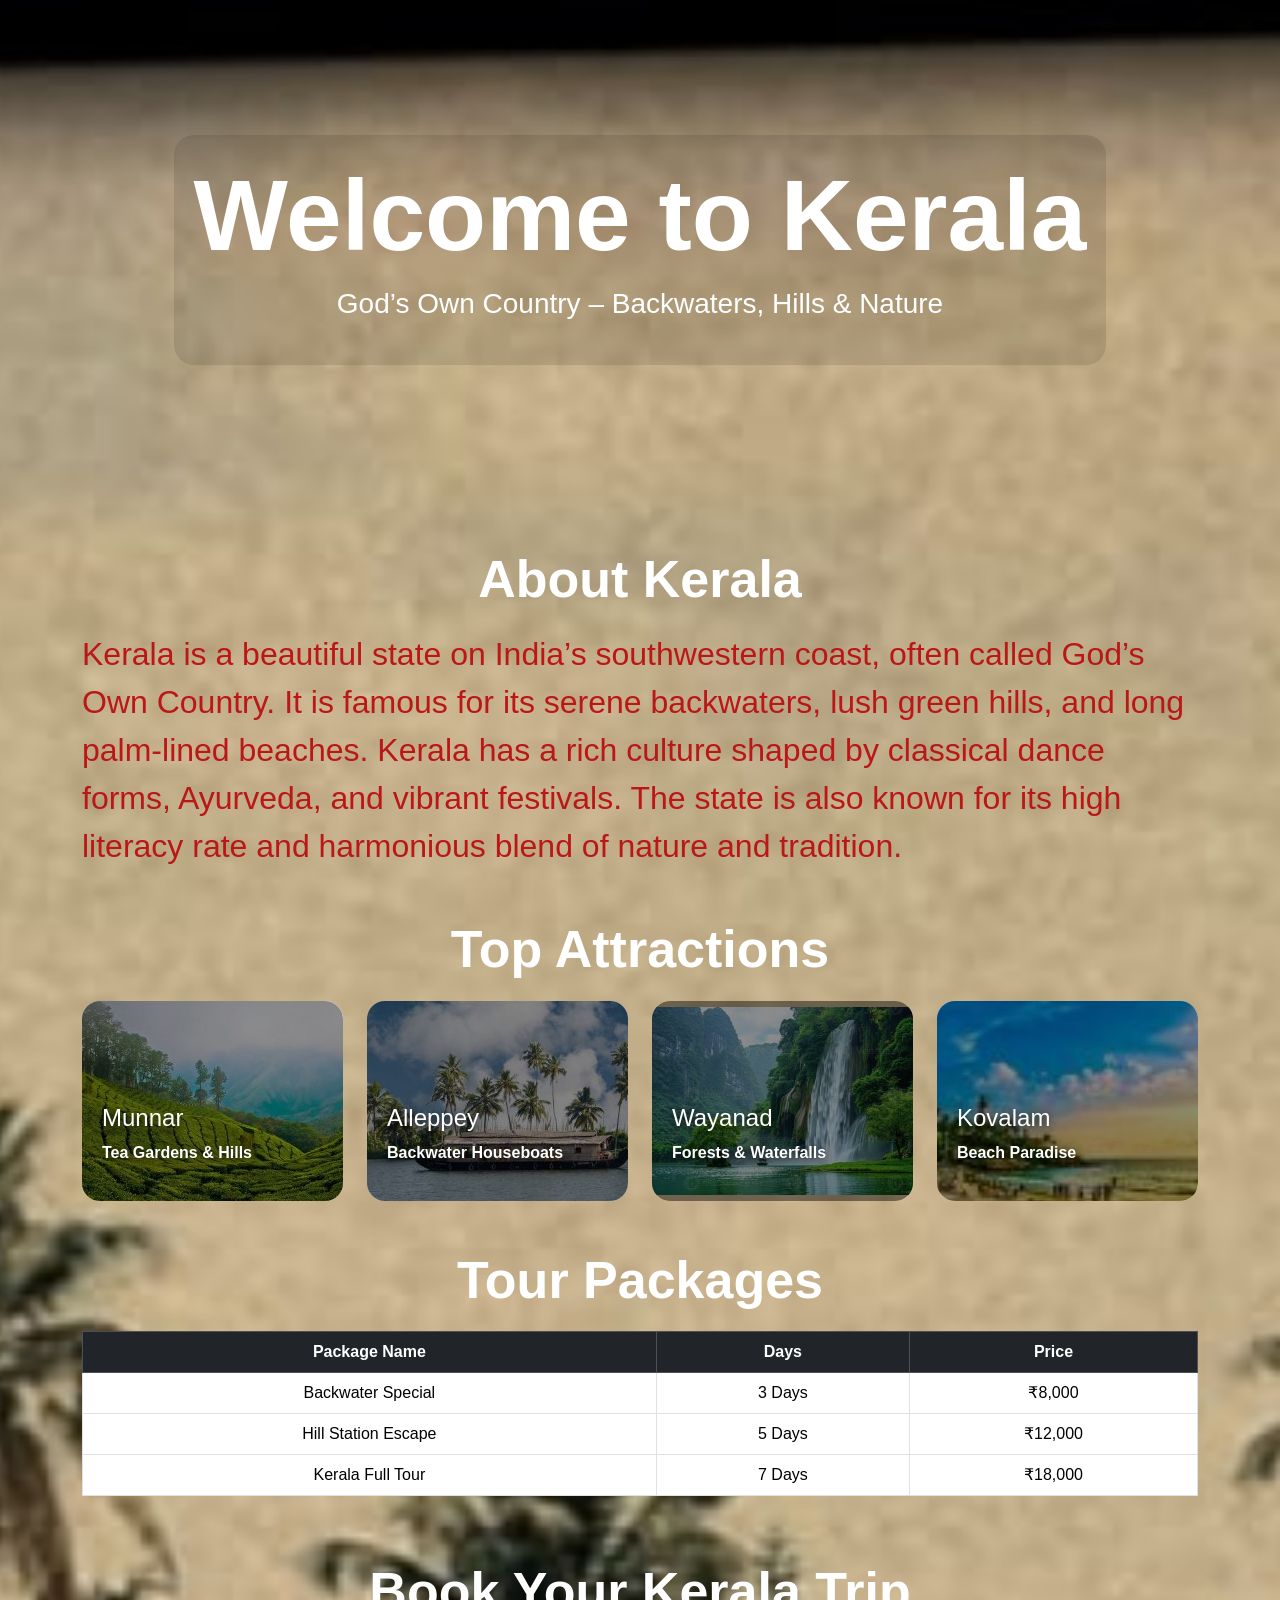
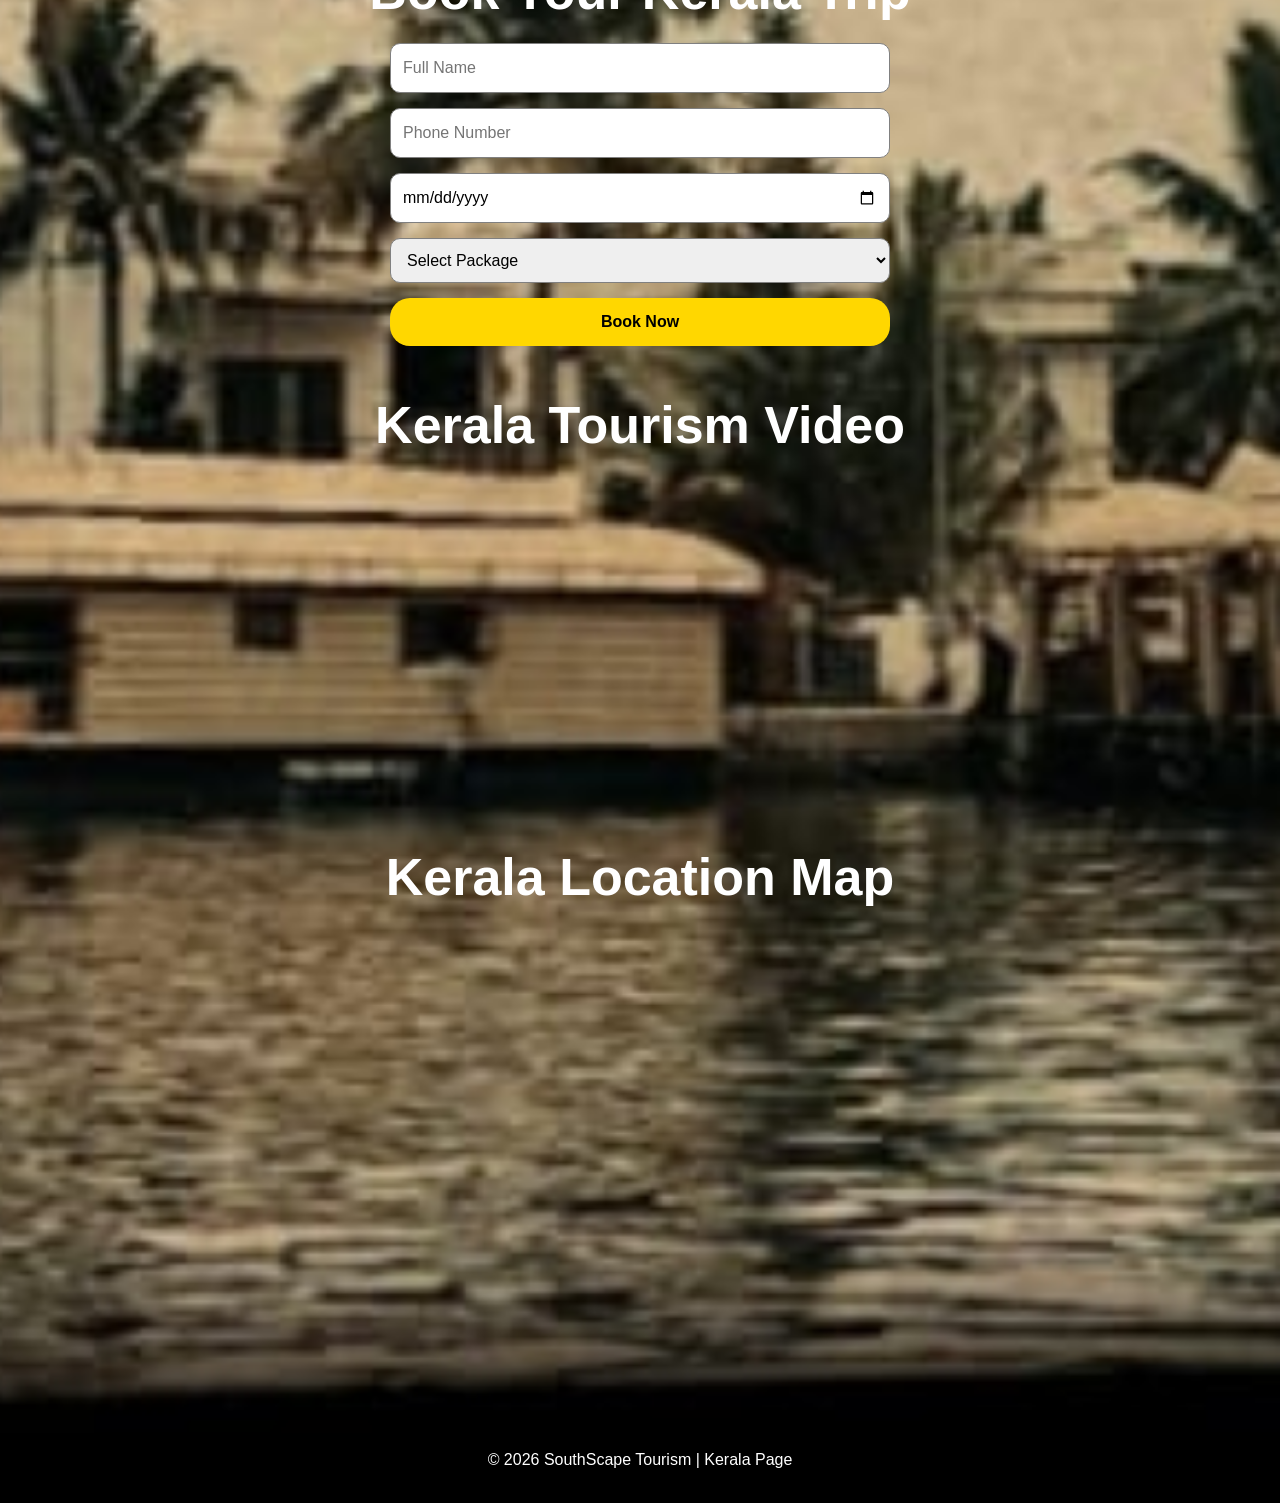
<file: kerala.html>
<!DOCTYPE html>
<html lang="en">
<head>
    <meta charset="UTF-8">
    <meta name="viewport" content="width=device-width, initial-scale=1.0">
    <title>KERALA</title>
    <link href="https://cdn.jsdelivr.net/npm/bootstrap@5.3.8/dist/css/bootstrap.min.css" rel="stylesheet" integrity="sha384-sRIl4kxILFvY47J16cr9ZwB07vP4J8+LH7qKQnuqkuIAvNWLzeN8tE5YBujZqJLB" crossorigin="anonymous">
     <link rel="stylesheet" href="kerala.css">
    <link rel="icon" href="favicon.ico" type="image/x-icon">
<link rel="shortcut icon" href="favicon.ico" type="image/x-icon">
</head>
<body>
  <header class="hero">
    <div class="hero-content">
      <h1>Welcome to Kerala</h1>
      <p>God’s Own Country – Backwaters, Hills & Nature</p>
    </div>
  </header>


  <section class="container my-5">
    <h2 class="section-title about">About Kerala</h2>
    <p class="text">
      Kerala is a beautiful state on India’s southwestern coast, often called God’s Own Country.
It is famous for its serene backwaters, lush green hills, and long palm-lined beaches.
Kerala has a rich culture shaped by classical dance forms, Ayurveda, and vibrant festivals.
The state is also known for its high literacy rate and harmonious blend of nature and tradition.
    </p>
  </section>


  <!-- ✅ TOP ATTRACTIONS -->
  <section class="container my-5">
    <h2 class="section-title">Top Attractions</h2>

    <div class="row g-4">

      <div class="col-md-3">
        <div class="place-card munnar" >
          <h4>Munnar</h4>
          <p>Tea Gardens & Hills</p>
        </div>
      </div>

      <div class="col-md-3">
        <div class="place-card alleppey">
          <h4>Alleppey</h4>
          <p>Backwater Houseboats</p>
        </div>
      </div>

      <div class="col-md-3">
        <div class="place-card wayanad">
          <h4>Wayanad</h4>
          <p>Forests & Waterfalls</p>
        </div>
      </div>

      <div class="col-md-3">
        <div class="place-card kovalam">
          <h4>Kovalam</h4>
          <p>Beach Paradise</p>
        </div>
      </div>

    </div>
  </section>


  <!-- ✅ TOUR PACKAGES TABLE -->
  <section class="container my-5">
    <h2 class="section-title">Tour Packages</h2>

    <div class="table-responsive">
      <table class="table table-bordered table-hover text-center">
        <thead class="table-dark">
          <tr>
            <th>Package Name</th>
            <th>Days</th>
            <th>Price</th>
          </tr>
        </thead>

        <tbody>
          <tr>
            <td>Backwater Special</td>
            <td>3 Days</td>
            <td>₹8,000</td>
          </tr>
          <tr>
            <td>Hill Station Escape</td>
            <td>5 Days</td>
            <td>₹12,000</td>
          </tr>
          <tr>
            <td>Kerala Full Tour</td>
            <td>7 Days</td>
            <td>₹18,000</td>
          </tr>
        </tbody>
      </table>
    </div>
  </section>


  <!-- ✅ BOOKING FORM -->
  <section id="booking" class="container my-5">
    <h2 class="section-title">Book Your Kerala Trip</h2>

    <form class="booking-form">

      <input type="text" placeholder="Full Name" required>

      <input type="tel" placeholder="Phone Number" required>

      <input type="date" required>

      <select required>
        <option value="">Select Package</option>
        <option>Backwater Special</option>
        <option>Hill Station Escape</option>
        <option>Kerala Full Tour</option>
      </select>

      <button type="submit">Book Now</button>

    </form>
  </section>


  <!-- ✅ VIDEO SECTION -->
  <section class="container my-5 text-center">
    <h2 class="section-title">Kerala Tourism Video</h2>

    <iframe width="560" height="315" src="https://www.youtube.com/embed/GISoFxnbb7I?si=6e0kuifwFU6WXdBX" title="YouTube video player" frameborder="0" allow="accelerometer; autoplay; clipboard-write; encrypted-media; gyroscope; picture-in-picture; web-share" referrerpolicy="strict-origin-when-cross-origin" allowfullscreen></iframe>
  </section>


  <!-- ✅ MAP SECTION -->
  <section class="container my-5 text-center">
    <h2 class="section-title">Kerala Location Map</h2>
     <iframe src="https://www.google.com/maps/embed?pb=!1m16!1m12!1m3!1d4017011.9944222644!2d73.49600868205142!3d10.511433350586994!2m3!1f0!2f0!3f0!3m2!1i1024!2i768!4f13.1!2m1!1sKerala%20tourism!5e0!3m2!1sen!2sin!4v1771662944703!5m2!1sen!2sin" width="600" height="450" style="border:0;" allowfullscreen="" loading="lazy" referrerpolicy="no-referrer-when-downgrade"></iframe>
   </section>


  <!-- ✅ FOOTER -->
  <footer class="footer">
    <p>© 2026 SouthScape Tourism | Kerala Page</p>
  </footer>
<script>
document.querySelector(".booking-form").addEventListener("submit", function(e){
  e.preventDefault();

  let name = this.querySelector('input[type="text"]').value;
  let phone = this.querySelector('input[type="tel"]').value;
  let date = this.querySelector('input[type="date"]').value;
  let pkg = this.querySelector("select").value;

  // validation cases
  if(name.length < 3){
    alert("Name must contain at least 3 letters");
    return;
  }

  if(phone.length !== 10){
    alert("Phone number must be exactly 10 digits");
    return;
  }

  if(pkg === ""){
    alert("Please select a package");
    return;
  }

  let booking = {
    name: name,
    phone: phone,
    date: date,
    package: pkg,
    state: "Kerala"
  };

  let bookings = JSON.parse(localStorage.getItem("keralaBookings")) || [];

  bookings.push(booking);

  localStorage.setItem("keralaBookings", JSON.stringify(bookings));

  alert("Kerala trip booked successfully!");

  this.reset();
});
</script>
    <script src="https://cdn.jsdelivr.net/npm/bootstrap@5.3.8/dist/js/bootstrap.bundle.min.js" integrity="sha384-FKyoEForCGlyvwx9Hj09JcYn3nv7wiPVlz7YYwJrWVcXK/BmnVDxM+D2scQbITxI" crossorigin="anonymous"></script>
</body>
</html>
</file>
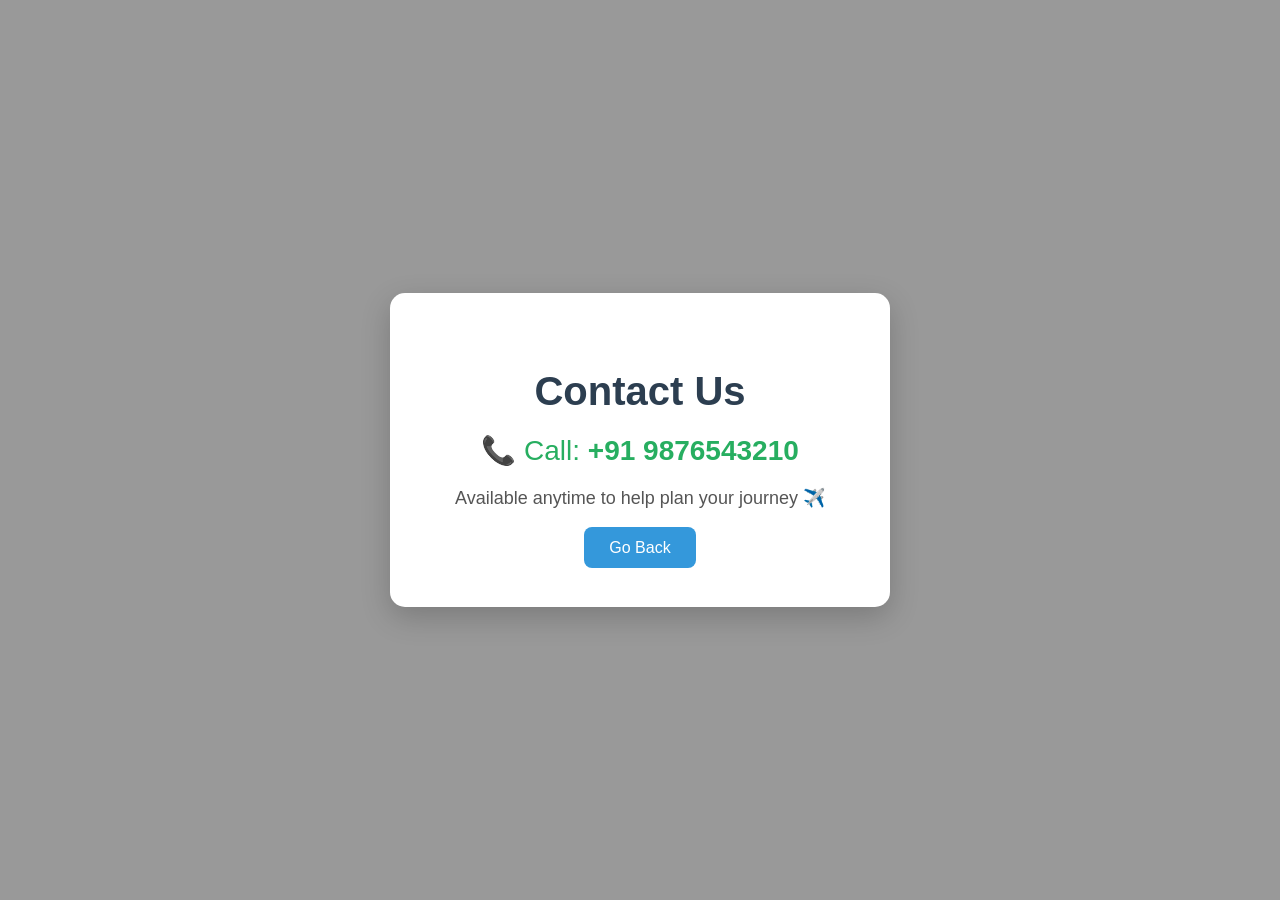
<file: phone.html>
<!DOCTYPE html>
<html>
<head>
<title>Contact - Tourism</title>

<style>

body{
    margin:0;
    font-family: 'Segoe UI', Tahoma, Geneva, Verdana, sans-serif;
    background: linear-gradient(rgba(0,0,0,0.4), rgba(0,0,0,0.4)),
    url("https://images.unsplash.com/photo-1507525428034-b723cf961d3e");
    background-size: cover;
    background-position: center;
    height:100vh;

    display:flex;
    justify-content:center;
    align-items:center;
}


.container{
    background:white;
    padding:50px;
    border-radius:15px;
    box-shadow:0 10px 30px rgba(0,0,0,0.2);
    text-align:center;
    width:400px;
}

h1{
    font-size:40px;
    color:#2c3e50;
    margin-bottom:20px;
}

.call{
    font-size:28px;
    color:#27ae60;
    margin:20px 0;
}

.text{
    font-size:18px;
    color:#555;
    margin-bottom:30px;
}

a{
    text-decoration:none;
    background:#3498db;
    color:white;
    padding:12px 25px;
    border-radius:8px;
    font-size:16px;
    transition:0.3s;
}

a:hover{
    background:#217dbb;
}

</style>
</head>

<body>

<div class="container">
    <h1>Contact Us</h1>

    <p class="call">
        📞 Call: <b>+91 9876543210</b>
    </p>

    <p class="text">Available anytime to help plan your journey ✈️</p>

    <a href="enquiry.html">Go Back</a>
</div>

</body>
</html>
</file>
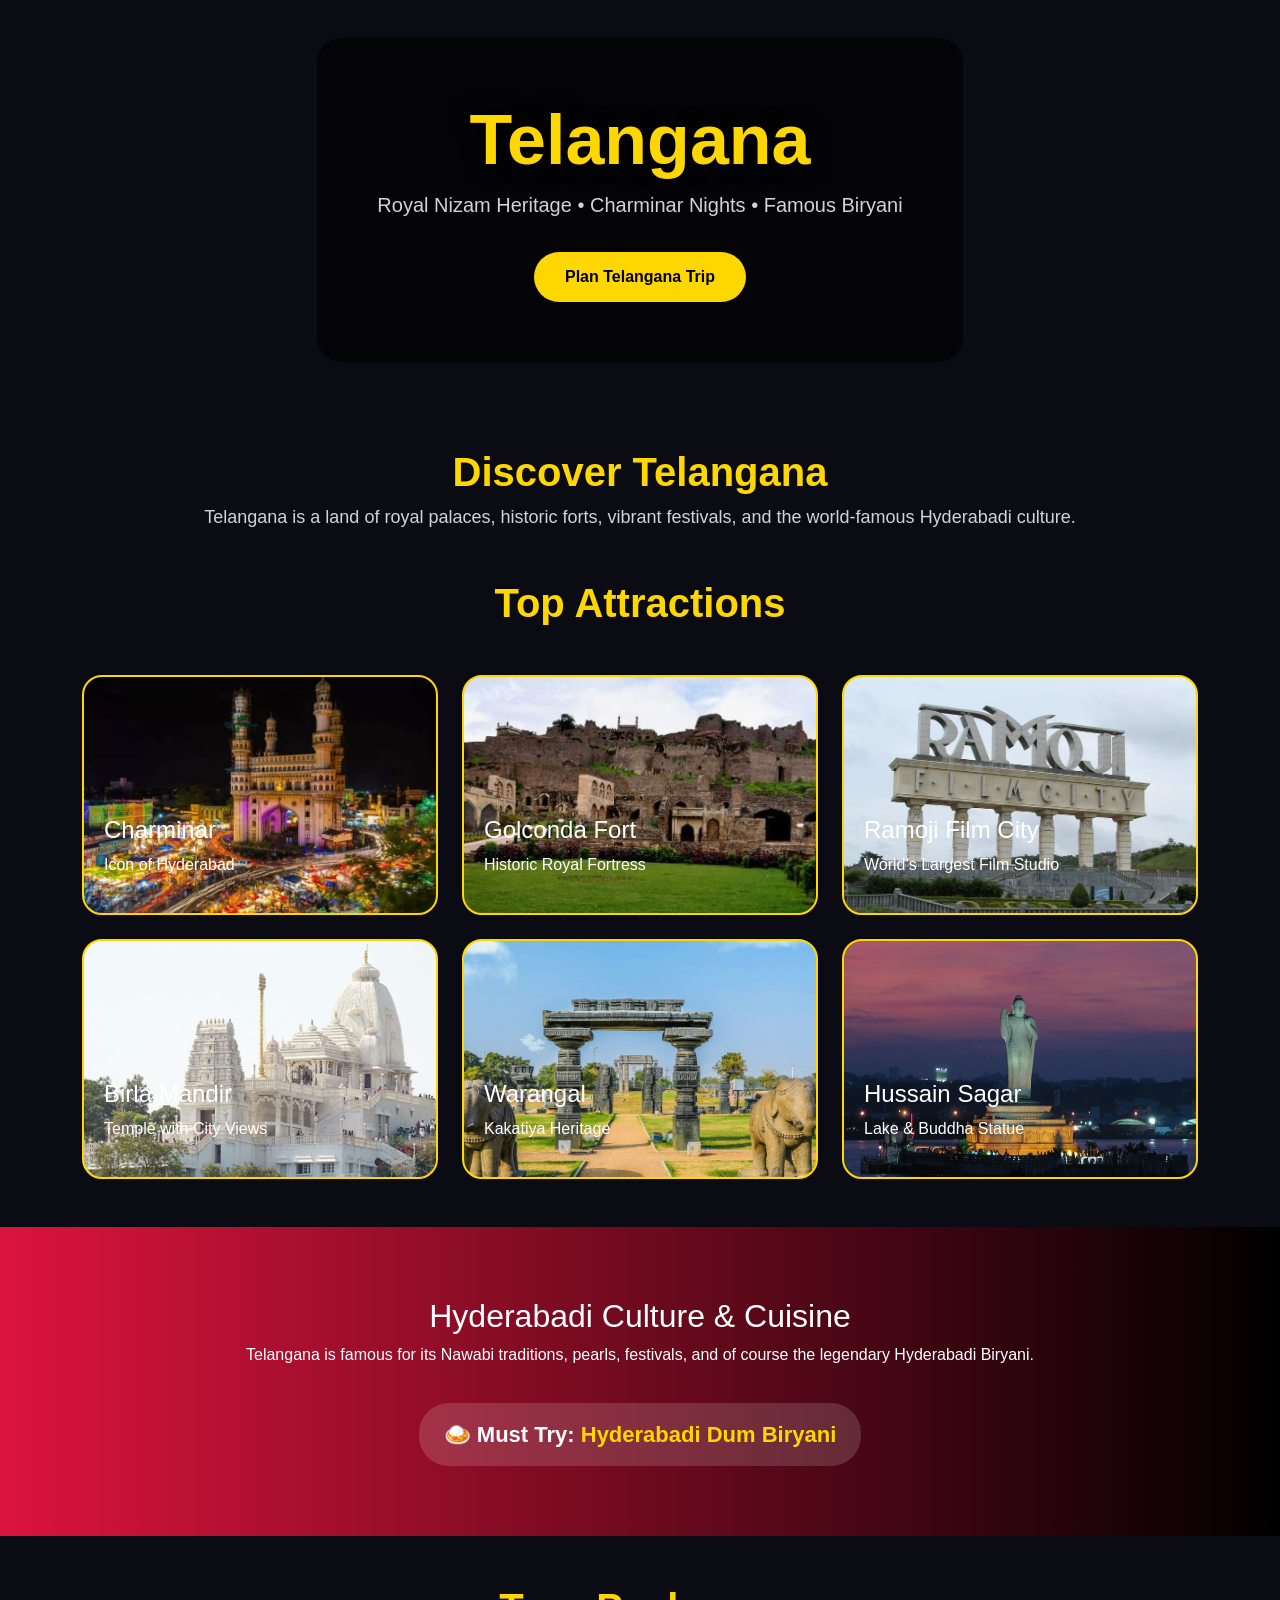
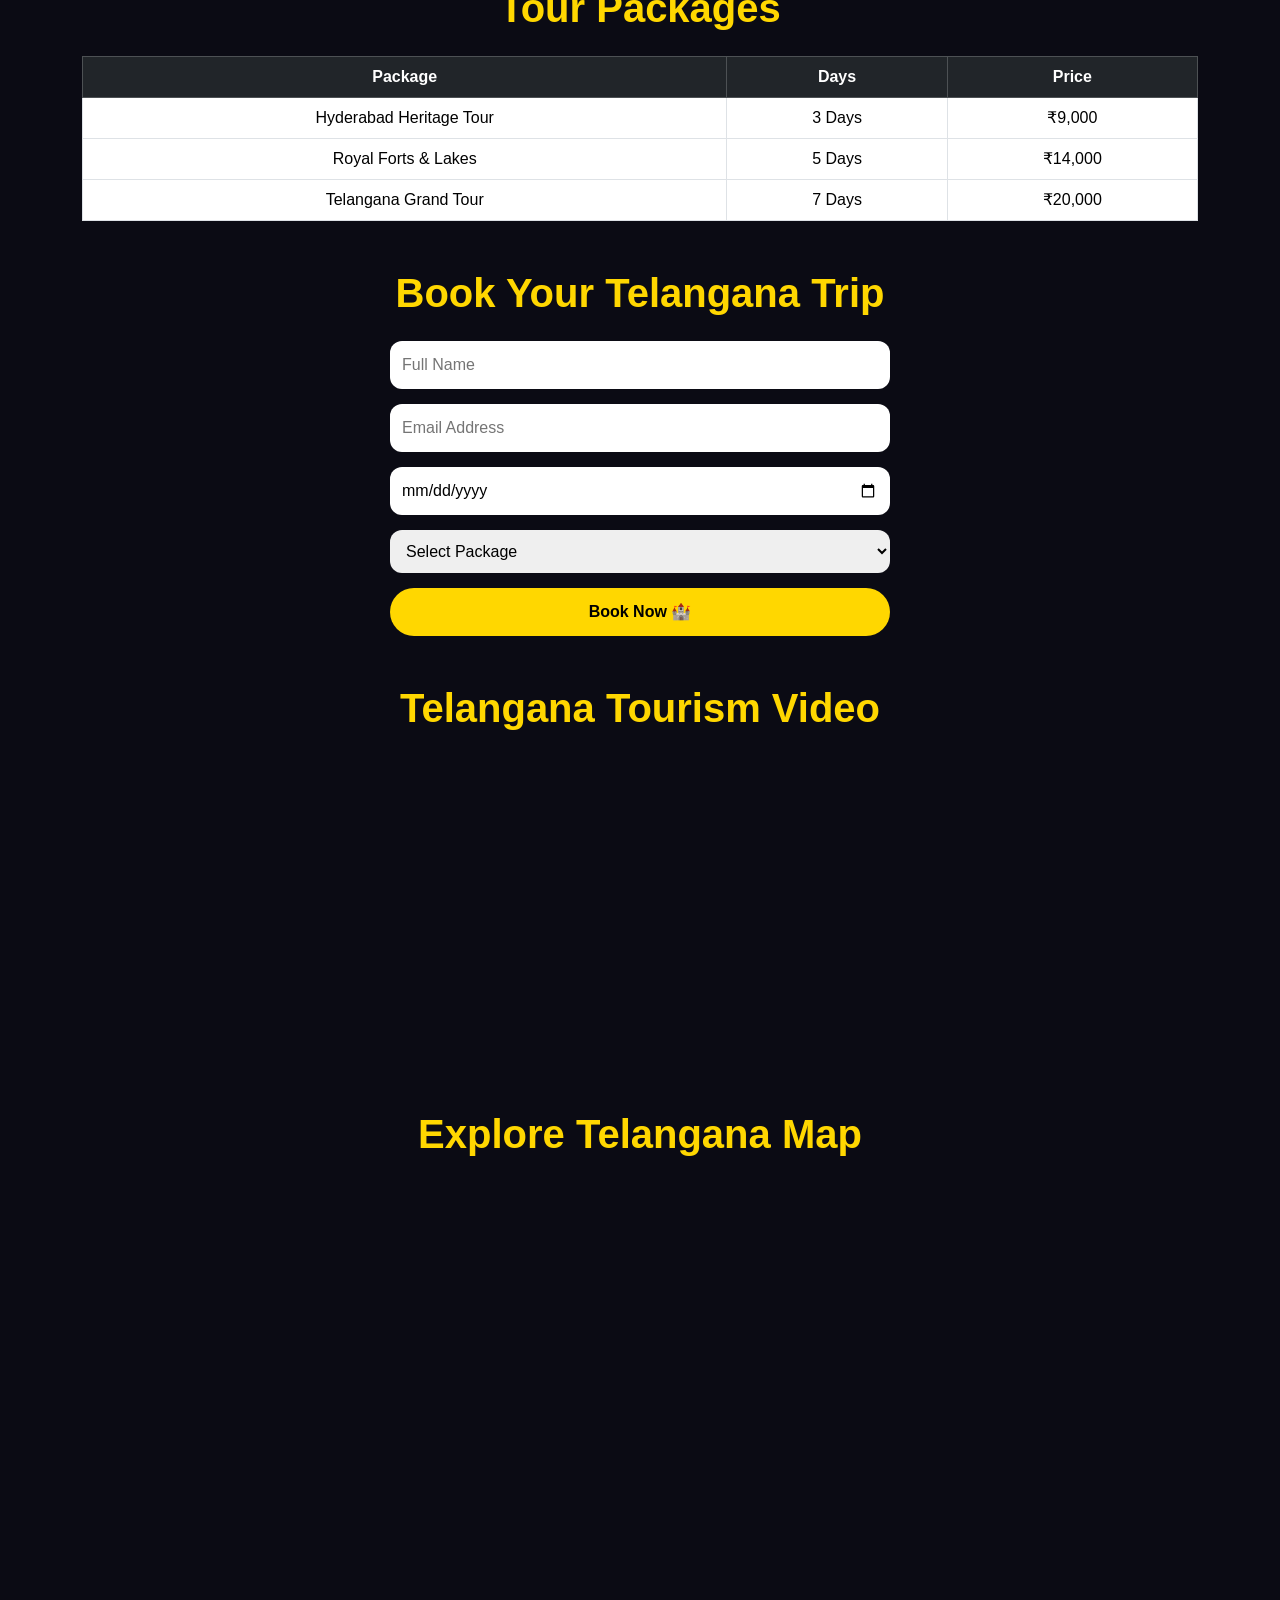
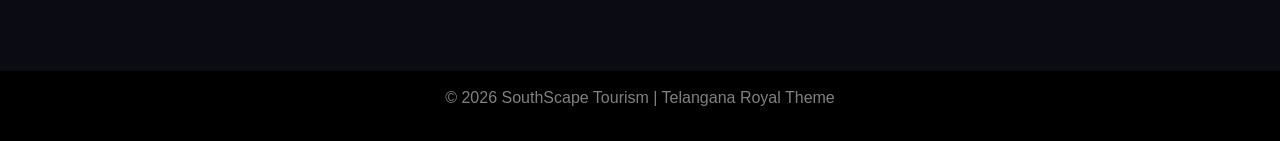
<file: telangana.html>
<!DOCTYPE html>
<html lang="en">
<head>
  <meta charset="UTF-8">
  <meta name="viewport" content="width=device-width, initial-scale=1.0">
  <title>Telangana </title>
  <link href="https://cdn.jsdelivr.net/npm/bootstrap@5.3.0/dist/css/bootstrap.min.css" rel="stylesheet">
  <link rel="stylesheet" href="telangana.css">
<link rel="icon" href="favicon.ico" type="image/x-icon">
<link rel="shortcut icon" href="favicon.ico" type="image/x-icon">
</head>
<body>
  <header class="tg-hero">
    <div class="tg-overlay text-center">
      <h1>Telangana</h1>
      <p>Royal Nizam Heritage • Charminar Nights • Famous Biryani</p>
      <a href="#booking" class="btn tg-btn mt-3">Plan Telangana Trip</a>
    </div>
  </header>
  <section class="container text-center my-5">
    <h2 class="tg-title">Discover Telangana</h2>
    <p class="tg-subtitle">
      Telangana is a land of royal palaces, historic forts, vibrant festivals,
      and the world-famous Hyderabadi culture.
    </p>
  </section>
  <section class="container my-5">
    <h2 class="tg-title text-center">Top Attractions</h2>

    <div class="row g-4 mt-4">

      <div class="col-md-4">
        <div class="tg-card charminar">
          <h4>Charminar</h4>
          <p>Icon of Hyderabad</p>
        </div>
      </div>

      <div class="col-md-4">
        <div class="tg-card golconda">
          <h4>Golconda Fort</h4>
          <p>Historic Royal Fortress</p>
        </div>
      </div>

      <div class="col-md-4">
        <div class="tg-card ramoji">
          <h4>Ramoji Film City</h4>
          <p>World’s Largest Film Studio</p>
        </div>
      </div>

      <div class="col-md-4">
        <div class="tg-card birla">
          <h4>Birla Mandir</h4>
          <p>Temple with City Views</p>
        </div>
      </div>

      <div class="col-md-4">
        <div class="tg-card warangal">
          <h4>Warangal</h4>
          <p>Kakatiya Heritage</p>
        </div>
      </div>

      <div class="col-md-4">
        <div class="tg-card husain">
          <h4>Hussain Sagar</h4>
          <p>Lake & Buddha Statue</p>
        </div>
      </div>

    </div>
  </section>

  <section class="tg-food text-center">
    <h2>Hyderabadi Culture & Cuisine</h2>
    <p>
      Telangana is famous for its Nawabi traditions, pearls, festivals,
      and of course the legendary Hyderabadi Biryani.
    </p>

    <div class="food-highlight">
      🍛 Must Try: <span>Hyderabadi Dum Biryani</span>
    </div>
  </section>
  <section class="container my-5">
    <h2 class="tg-title text-center">Tour Packages</h2>

    <table class="table table-bordered table-hover text-center mt-4">
      <thead class="table-dark">
        <tr>
          <th>Package</th>
          <th>Days</th>
          <th>Price</th>
        </tr>
      </thead>
      <tbody>
        <tr>
          <td>Hyderabad Heritage Tour</td>
          <td>3 Days</td>
          <td>₹9,000</td>
        </tr>
        <tr>
          <td>Royal Forts & Lakes</td>
          <td>5 Days</td>
          <td>₹14,000</td>
        </tr>
        <tr>
          <td>Telangana Grand Tour</td>
          <td>7 Days</td>
          <td>₹20,000</td>
        </tr>
      </tbody>
    </table>
  </section>
  <section id="booking" class="container my-5">
    <h2 class="tg-title text-center">Book Your Telangana Trip</h2>

    <form class="tg-form mt-4">
      <input type="text" placeholder="Full Name" required>
      <input type="email" placeholder="Email Address" required>
      <input type="date" required>

      <select required>
        <option value="">Select Package</option>
        <option>Hyderabad Heritage Tour</option>
        <option>Royal Forts & Lakes</option>
        <option>Telangana Grand Tour</option>
      </select>

      <button type="submit">Book Now 🏰</button>
    </form>
  </section>
  <section class="container text-center my-5">
    <h2 class="tg-title">Telangana Tourism Video</h2>
    <iframe width="560" height="315" src="https://www.youtube.com/embed/in3yBTvC_bs?si=PYUsjTTyOKrNWA4_" title="YouTube video player" frameborder="0" allow="accelerometer; autoplay; clipboard-write; encrypted-media; gyroscope; picture-in-picture; web-share" referrerpolicy="strict-origin-when-cross-origin" allowfullscreen></iframe>
  </section>
  <section class="container text-center my-5">
    <h2 class="tg-title">Explore Telangana Map</h2>
   <iframe src="https://www.google.com/maps/embed?pb=!1m16!1m12!1m3!1d971897.6194109513!2d78.93522407548471!3d17.909982407719998!2m3!1f0!2f0!3f0!3m2!1i1024!2i768!4f13.1!2m1!1sTelangana%20tourism!5e0!3m2!1sen!2sin!4v1771671996158!5m2!1sen!2sin" width="600" height="450" style="border:0;" allowfullscreen="" loading="lazy" referrerpolicy="no-referrer-when-downgrade"></iframe>
  </section>
  <footer class="tg-footer">
    <p>© 2026 SouthScape Tourism | Telangana Royal Theme</p>
  </footer>
  <script>
document.querySelector(".tg-form").addEventListener("submit", function(e){
  e.preventDefault();

  let name = this.querySelector('input[type="text"]').value;
  let email = this.querySelector('input[type="email"]').value;
  let date = this.querySelector('input[type="date"]').value;
  let pkg = this.querySelector("select").value;

  // validation cases
  if(name.length < 3){
    alert("Name must contain at least 3 letters");
    return;
  }

  if(!email.includes("@gmail.com")){
    alert("Email must contain @gmail.com");
    return;
  }

  if(pkg === ""){
    alert("Please select a package");
    return;
  }

  let booking = {
    name: name,
    email: email,
    date: date,
    package: pkg,
    state: "Telangana"
  };

  let bookings = JSON.parse(localStorage.getItem("telanganaBookings")) || [];

  bookings.push(booking);

  localStorage.setItem("telanganaBookings", JSON.stringify(bookings));

  alert("Telangana trip booked successfully!");

  this.reset();
});
</script>
  <script src="https://cdn.jsdelivr.net/npm/bootstrap@5.3.0/dist/js/bootstrap.bundle.min.js"></script>

</body>
</html>
</file>
<file: adventures.css>
body {
  font-family: "Poppins", sans-serif;
  margin: 0;
  background: #050505;
  color: white;
}
.navbar {
  position:fixed;
  top: 0;
  left: 0;
  width: 100%;
  padding: 30px 60px;
  display:flex;
  justify-content: flex-end;
  align-items: center;
  background-color:rgb(31, 54, 54);
}

.nav-links {
  list-style: none;
  display: flex;
  gap: 60px;
}
.nav-links li a {
  text-decoration: none;
  color: rgb(248, 251, 247);
  font-size: 45px;
  font-weight: bold;
}

.adv-hero {
  height: 550px;
  display: flex;
  justify-content: center;
  align-items: center;
}

.adv-overlay {
  background: rgba(0, 0, 0, 0.65);
  padding: 70px;
  border-radius: 30px;
}

.adv-overlay h1 {
  font-size: 65px;
  font-weight: bold;
  color: #00ff99;
  text-shadow: 0 0 25px black;
}

.adv-overlay p {
  font-size: 30px;
  color: lightgray;
}
.adv-btn {
  background: #00ff99;
  color: black;
  padding: 12px 30px;
  border-radius: 30px;
  font-weight: bold;
  transition: 0.3s;
}

.adv-btn:hover {
  background: rgb(16, 9, 9);
  transform: scale(1.08);
}

.adv-title {
  font-size: 60px;
  font-weight: bold;
  color: #00ff99;
}

.adv-subtitle {
  color: rgb(255, 251, 251);
  font-size: 28px;
}

.adv-card {
  height: 240px;
  border-radius: 20px;
  background-size: cover;
  background-position: center;
  padding: 20px;
  display: flex;
  flex-direction: column;
  justify-content: flex-end;
  border: 2px solid rgba(0,255,153,0.4);
  transition: 0.4s;
}

.adv-card:hover {
  transform: scale(1.07);
  box-shadow: 0 0 25px #00ff99;
}

.trek { background-image: url("trekking.jpg"); }
.diving { background-image: url("Scuba\ Dive.jpg"); }
.safari { background-image: url("Wildlife\ Sanctuary.jpg"); }
.camping { background-image: url("Hills\ Camping_.jpg"); }
.waterfalls { background-image: url("Waterfall\ 💦🌊.jpg"); }
.watersports { background-image: url("paraglasing.jpg"); }

.adv-form {
  max-width: 500px;
  margin: auto;
  display: flex;
  flex-direction: column;
  gap: 15px;
}

.adv-form input,
.adv-form select {
  padding: 12px;
  border-radius: 12px;
  border: none;
}

.adv-form button {
  background: #00ff99;
  padding: 12px;
  border: none;
  border-radius: 25px;
  font-weight: bold;
  cursor: pointer;
}

.adv-form button:hover {
  background: white;
}


.adv-footer {
  background: black;
  text-align: center;
  padding: 15px;
  color: gray;
}
@media (max-width: 1024px) {
  .nav-links {
    gap: 40px;
  }

  .nav-links li a {
    font-size: 35px;
  }

  .adv-hero {
    height: 450px;
  }

  .adv-overlay {
    padding: 50px;
  }

  .adv-overlay h1 {
    font-size: 50px;
  }

  .adv-overlay p {
    font-size: 24px;
  }

  .adv-title {
    font-size: 48px;
  }

  .adv-subtitle {
    font-size: 22px;
  }

  .adv-card {
    height: 200px;
  }

  .adv-form input,
  .adv-form select {
    padding: 10px;
  }

  .adv-form button {
    padding: 10px;
  }
}
</file>
<file: enquiry.css>
body{
height: 1000px;
display:flex;
justify-content:center;
align-items:center;
background: linear-gradient(135deg, #141e30, #243b55);
}
.navbar {
  position:absolute;
  top: 0;
  left: 0;
  width: 100%;
  padding: 30px 60px;
  display:flex;
  justify-content: flex-end;
  align-items: center;
  background-color:rgb(25, 26, 20);
}

.nav-links {
  list-style: none;
  display: flex;
  gap: 60px;
}
.nav-links li a {
  text-decoration: none;
  color: rgb(248, 251, 247);
  font-size: 45px;
  font-weight: bold;
}

.container{
display:flex;
gap:40px;
}

.contact-box{
width:350px;
padding:30px;
background:white;
border-radius:15px;
box-shadow:0 20px 45px rgba(0,0,0,0.35);
border-left:6px solid #D4AF37;
}

.contact-box h2{
color:#0F2027;
margin-bottom:20px;
}

.contact-box p{
margin:12px 0;
color:#333;
font-size:16px;
}

/* Enquiry Box (Right) */
.enquiry-box{
width:350px;
padding:30px;
background:white;
border-radius:15px;
box-shadow:0 10px 25px rgba(0,0,0,0.2);
}

.enquiry-box h2{
color:#6a11cb;
margin-bottom:20px;
}

/* Form Inputs */
.enquiry-box input,
.enquiry-box textarea{
width:100%;
padding:12px;
margin:10px 0;
border-radius:8px;
border:1px solid #ccc;
font-size:15px;
}

.enquiry-box button{
width:100%;
padding:12px;
border:none;
border-radius:8px;
background: linear-gradient(135deg, #000000, #379dd4,black);
color:white;
font-size:16px;
cursor:pointer;
transition:0.3s;
}

.enquiry-box button:hover{
transform:scale(1.05);
}

/* Mobile Responsive */
@media(max-width:768px){
.container{
flex-direction:column;
}
}
</file>
<file: food.css>
*{
margin:0;
padding:0;
box-sizing:border-box;
font-family:Arial, sans-serif;
}
body{
    background-color: rgb(255, 235, 239);
}
.navbar {
  position:absolute;
  top: 0;
  left: 0;
  width: 100%;
  padding: 30px 60px;
  display:flex;
  justify-content: flex-end;
  align-items: center;
  background-color:rgb(25, 26, 20);
}

.nav-links {
  list-style: none;
  display: flex;
  gap: 60px;
}
.nav-links li a {
  text-decoration: none;
  color: rgb(248, 251, 247);
  font-size: 45px;
  font-weight: bold;
}
.hero{
height:500px;
background: rgb(2, 23, 2);
background-size:cover;
background-position:center;
color:white;
display:flex;
flex-direction:column;
justify-content:center;
align-items:center;
text-align:center;
}

.hero h1{
font-size:65px;
margin-bottom:10px;
color: aliceblue;
}
.hero p{
    font-size: 30px;
}
.container{
padding:50px 80px;
}

.state{
margin-bottom:60px;
font-size: 30px;
}

.state h2{
margin-bottom:25px;
color:#333;
border-left:6px solid orange;
padding-left:10px;
}

.state-foods{
display:flex;
gap:75px;
flex-wrap:wrap;
}

/* FOOD CARD */
.food-card{
position:relative;
width:450px;
height:300px;
border-radius:25px;
overflow:hidden;
box-shadow:0 8px 20px rgba(0,0,0,0.2);
}

.food-card img{
width:100%;
height:100%;
object-fit:cover;
}


.overlay{
position:absolute;
bottom:0;
left:0;
width:100%;
background:rgba(0,0,0,0.7);
color:white;
padding:15px;
transform:translateY(100%);
transition:0.3s;
}

.food-card:hover .overlay{
transform:translateY(0);
}
@media (max-width: 1024px) {
  .nav-links
 {
    gap: 40px;
  }

  .nav-links li a {
    font-size: 35px;
  }

  .hero h1 {
    font-size: 50px;
  }

  .hero p {
    font-size: 24px;
  }

  .container {
    padding: 40px 50px;
  }

  .state {
    font-size: 26px;
  }

  .state h2 {
    font-size: 28px;
  }

  .state-foods {
    gap: 40px;
  }

  .food-card {
    width: 350px;
    height: 250px;
  }
}
</file>
<file: goa.css>
body {
  font-family: "Poppins", sans-serif;
  margin: 0;
  background:black;
  color: white;
}

.goa-hero {
  height: 100vh;
  background: url("goa1.png") no-repeat center/cover;
  display: flex;
  justify-content: center;
  align-items: center;
  position: relative;
}

.goa-hero::after {
  content: "";
  position: absolute;
  inset: 0;
  background: rgba(0,0,0,0.6);
}

.hero-content {
  position: relative;
  z-index: 2;
}

.hero-content h1 {
  font-size: 75px;
  font-weight: bold;
  color: #00f5ff;
  text-shadow: 0 0 20px #ff00ff;
}

.hero-content p {
  font-size: 20px;
}
.goa-btn {
  background: linear-gradient(45deg, #00f5ff, #ff00ff);
  color: white;
  padding: 12px 28px;
  border-radius: 30px;
  border: none;
  font-weight: bold;
  transition: 0.3s;
}

.goa-btn:hover {
  transform: scale(1.1);
}
h5{
  color: whitesmoke;
  font-size: 32px;
}
.goa-title {
  font-size: 40px;
  font-weight: bold;
  color: #00f5ff;
  text-shadow: 0 0 15px #ff00ff;
}

.goa-subtitle {
  color: lightgray;
  font-size: 32px;
}

.goa-card {
  height: 240px;
  border-radius: 20px;
  background-size: cover;
  background-position: center;
  padding: 20px;
  display: flex;
  flex-direction: column;
  justify-content: flex-end;
  border: 2px solid rgba(0,245,255,0.5);
  box-shadow: 0 0 20px rgba(255,0,255,0.5);
  transition: 0.4s;
}

.goa-card:hover {
  transform: scale(1.08);
  box-shadow: 0 0 40px rgba(0,245,255,0.8);
}

.baga { background-image: url("Baga\ Beach\,\ Goa\,\ India.jpg"); }
.anjuna { background-image: url("Flea\ Markets.jpg"); }
.dudhsagar { background-image: url("doodhsagar.png"); }
.panjim { background-image: url("panjin.png"); }
.fort { background-image: url("sunset\ goa.png"); }
.cruise { background-image: url("dinner\ goa.png"); }

.goa-form {
  max-width: 500px;
  margin: auto;
  display: flex;
  flex-direction: column;
  gap: 15px;
}

.goa-form input,
.goa-form select {
  padding: 12px;
  border-radius: 12px;
  border: none;
}

.goa-form button {
  background: linear-gradient(45deg, #ff00ff, #00f5ff);
  color: white;
  padding: 12px;
  border: none;
  border-radius: 25px;
  font-weight: bold;
  cursor: pointer;
}

.goa-form button:hover {
  transform: scale(1.05);
}

.goa-footer {
  background: #111;
  text-align: center;
  padding: 15px;
  margin-top: 30px;
  color: gray;
}
</file>
<file: kerala.css>
/* Google Font */
body {
  font-family: "Poppins", sans-serif;
  margin: 0;
  padding: 0;
  background: url(keralabg.png) no-repeat  ;
  background-size: cover;
  background-position: center;
}

/* HERO SECTION */
.hero {
  height: 500px;
  display: flex;
  justify-content: center;
  align-items: center;
  text-align: center;
}

.hero-content {
  background: rgba(0, 0, 0, 0.1);
  padding: 20px;
  border-radius: 20px;
  color: white;
  margin: auto;
}

.hero-content h1 {
  font-size: 100px;
  font-weight: bold;
}

.hero-content p {
  font-size: 28px;
  margin-bottom: 20px;
}
.section-title {
  font-size: 52px;
  font-weight: bold;
  margin-bottom: 20px;
  margin-top: 20px;
  text-align: center;
}
.text{
  color:rgb(187, 23, 23);
  font-size: 32px;
}
.place-card {
  height: 200px;
  border-radius: 18px;
  padding: 20px;

  display: flex;
  flex-direction: column;
  justify-content: flex-end;

  color: white;
  font-weight: bold;
  text-shadow: 0 2px 8px rgba(0,0,0,0.8);

  background-size: cover;
  background-position: center;
  position: relative;

  transition: 0.4s ease;
  overflow: hidden;
}

/* Dark Overlay for Readable Text */
.place-card::before {
  content: "";
  position: absolute;
  inset: 0;
  background: rgba(2, 0, 0, 0.45);
  border-radius: 18px;
}

/* Text Above Overlay */
.place-card h4,
.place-card p {
  position: relative;
  z-index: 2;
}

/* Hover Effect */
.place-card:hover {
  transform: scale(1.08);
}
.munnar {
  background: url(munnar.jpg ) no-repeat;
  
}
.alleppey{
   background: url(allapuza\,\ kerala.jpg) no-repeat;
   
}
.wayanad{
   background: url(wayanad.jpg) no-repeat center;
}
.kovalam{
   background: url(Kovalam\ beach.jpg) no-repeat;
}
/* BOOKING FORM */
.booking-form {
  max-width: 500px;
  margin: auto;
  display: flex;
  flex-direction: column;
  gap: 15px;
}

.booking-form input,
.booking-form select {
  padding: 12px;
  border-radius: 10px;
  border: 1px solid gray;
}

.booking-form button {
  padding: 12px;
  border: none;
  border-radius: 20px;
  background: gold;
  font-weight: bold;
  cursor: pointer;
  transition: 0.3s;
}

.booking-form button:hover {
  background: orange;
  transform: scale(1.05);
}
.section-title {
  color: white;
}
/* FOOTER */
.footer {
  background: black;
  color: white;
  padding: 15px;
  text-align: center;
  margin-top: 40px;
}
</file>
<file: telangana.css>
body {
  font-family: "Poppins", sans-serif;
  margin: 0;
  background: #0b0b14;
  color: white;
}
.tg-hero {
  height: 400px;
  /*background: url("proj.images/tg.png") no-repeat center/cover;*/
  display: flex;
  justify-content: center;
  align-items: center;
}

.tg-overlay {
  background: rgba(0, 0, 0, 0.65);
  padding: 60px;
  border-radius: 25px;
}

.tg-overlay h1 {
  font-size: 70px;
  font-weight: bold;
  color: gold;
  text-shadow: 0 0 20px black;
}

.tg-overlay p {
  font-size: 20px;
  color: lightgray;
}

/* BUTTON */
.tg-btn {
  background: gold;
  color: black;
  padding: 12px 30px;
  border-radius: 30px;
  font-weight: bold;
  transition: 0.3s;
}

.tg-btn:hover {
  background: crimson;
  color: white;
}

/* TITLES */
.tg-title {
  font-size: 40px;
  font-weight: bold;
  color: gold;
}

.tg-subtitle {
  color: lightgray;
  font-size: 18px;
}

/* ATTRACTION CARDS - Mughal Style */
.tg-card {
  height: 240px;
  border-radius: 20px;
  background-size: cover;
  background-position: center;
  padding: 20px;
  display: flex;
  flex-direction: column;
  justify-content: flex-end;
  border: 2px solid gold;
  transition: 0.4s;
}

.tg-card:hover {
  transform: translateY(-10px);
  box-shadow: 0 0 25px gold;
}

/* BACKGROUND IMAGES */
.charminar { background-image: url("charminar.png"); }
.golconda { background-image: url("golconda.png"); }
.ramoji { background-image: url("ramoji\ film\ city.png"); }
.birla { background-image: url("birla\ mandir.png"); }
.warangal { background-image: url("warangal.png"); }
.husain { background-image: url("hussian\ sagar.png"); }

.tg-food {
  background: linear-gradient(to right, crimson, black);
  padding: 70px 20px;
}

.food-highlight {
  margin-top: 20px;
  font-size: 22px;
  font-weight: bold;
  background: rgba(255,255,255,0.15);
  display: inline-block;
  padding: 15px 25px;
  border-radius: 30px;
}

.food-highlight span {
  color: gold;
}

/* FORM */
.tg-form {
  max-width: 500px;
  margin: auto;
  display: flex;
  flex-direction: column;
  gap: 15px;
}

.tg-form input,
.tg-form select {
  padding: 12px;
  border-radius: 12px;
  border: none;
}

.tg-form button {
  background: gold;
  padding: 12px;
  border: none;
  border-radius: 25px;
  font-weight: bold;
  cursor: pointer;
}

.tg-form button:hover {
  background: crimson;
  color: white;
}

/* FOOTER */
.tg-footer {
  background: black;
  text-align: center;
  padding: 15px;
  color: gray;
}
</file>
